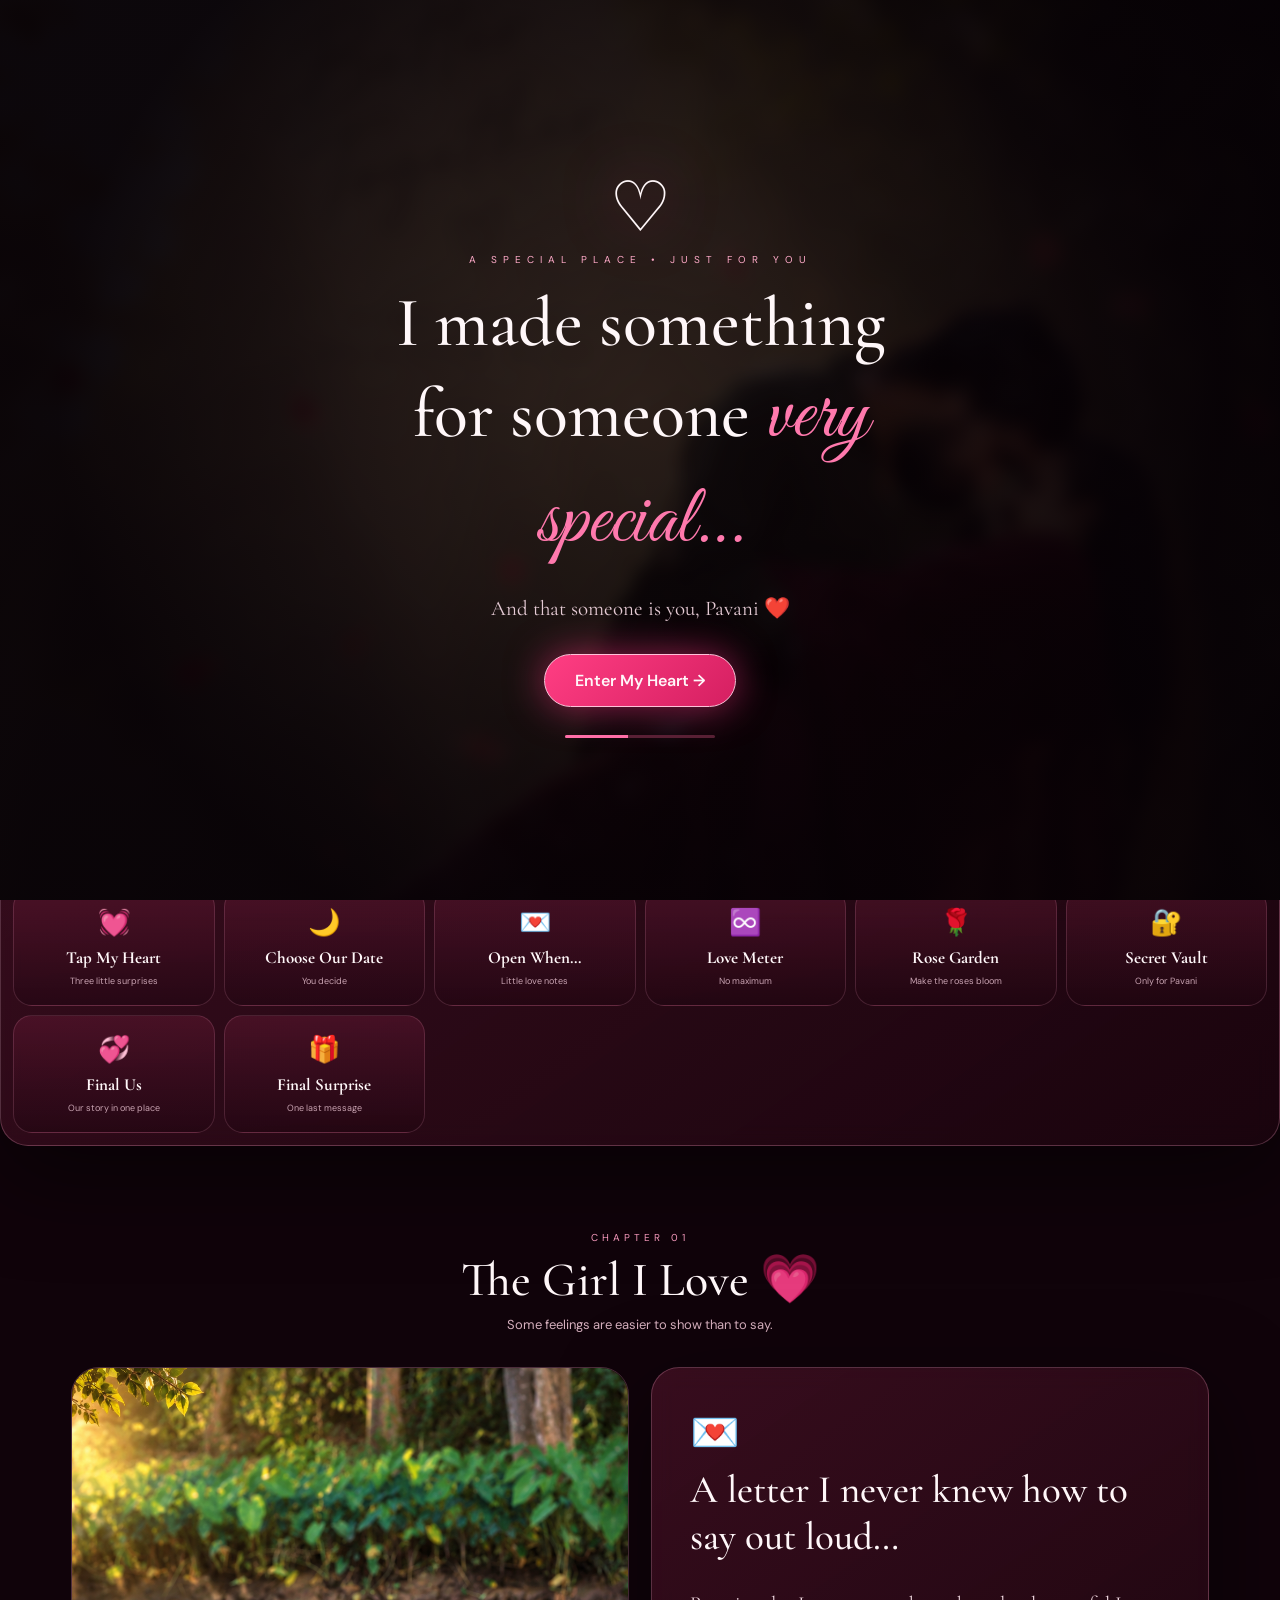
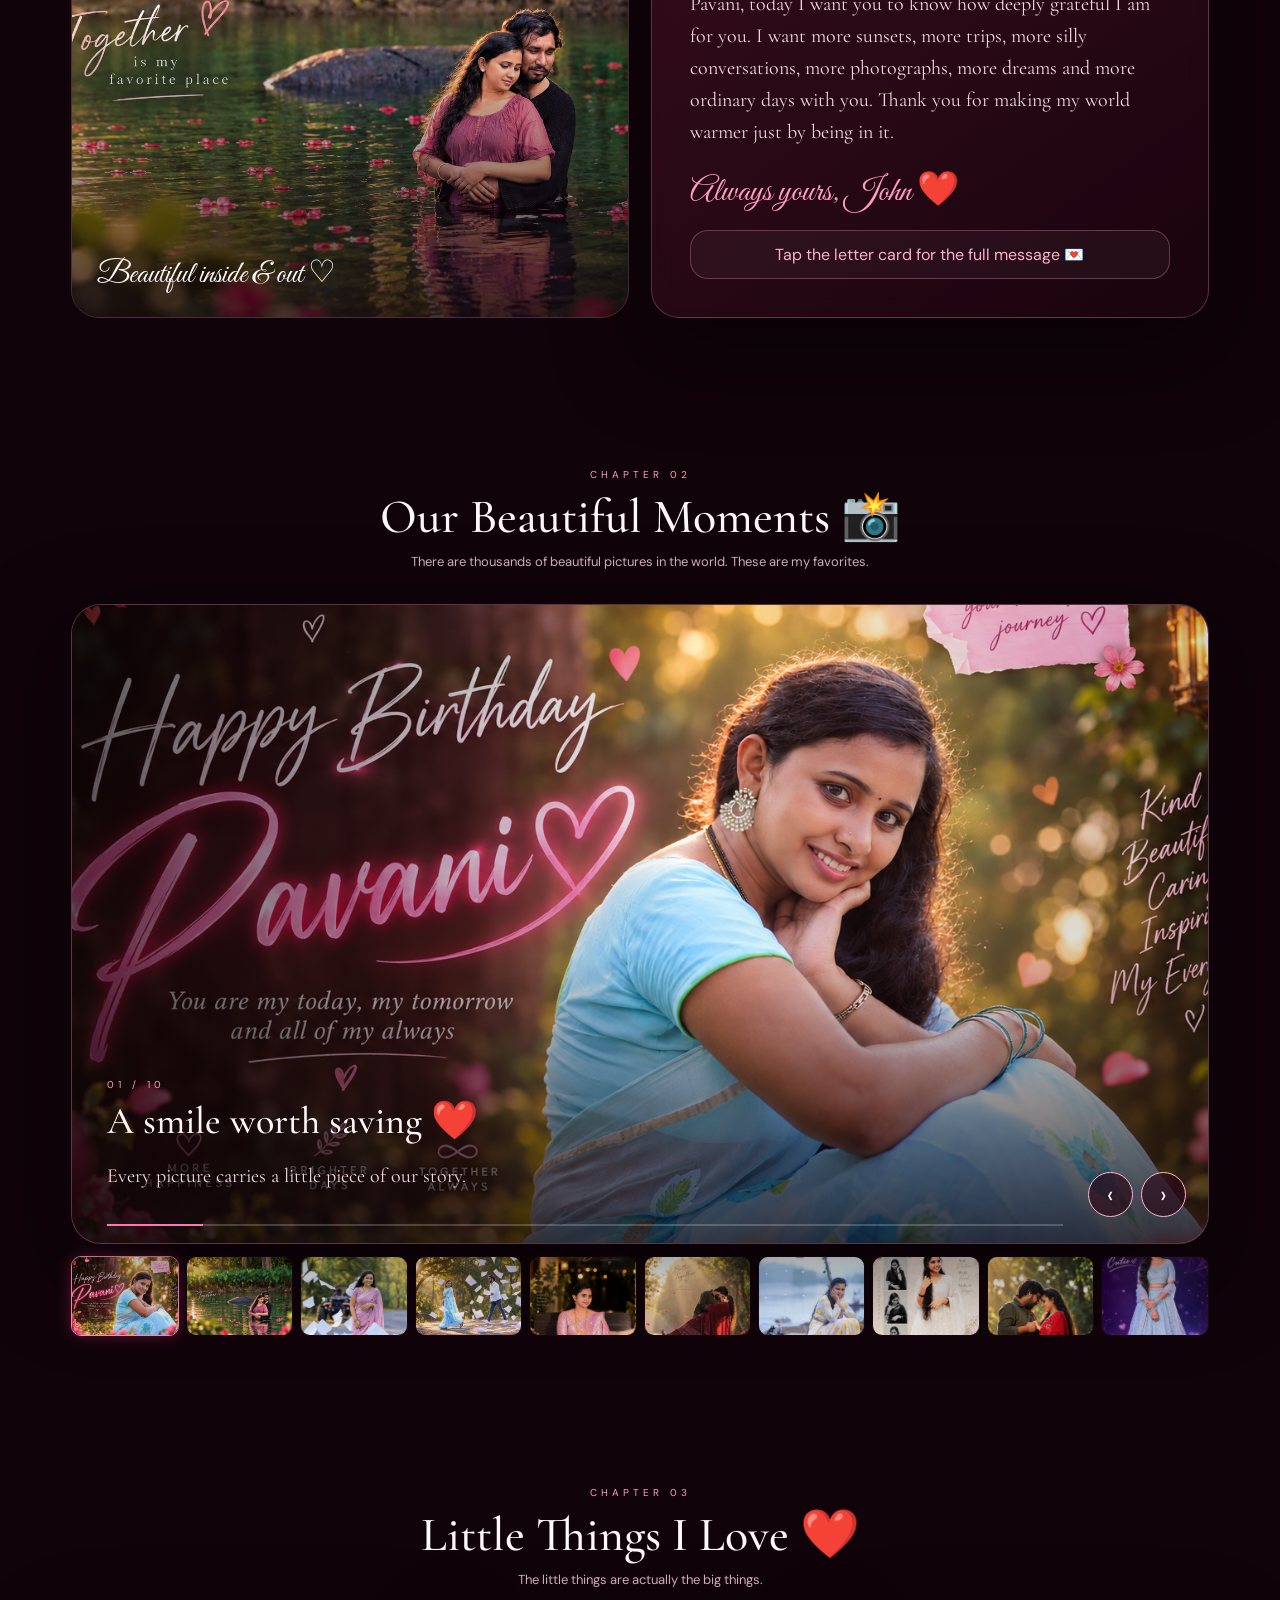
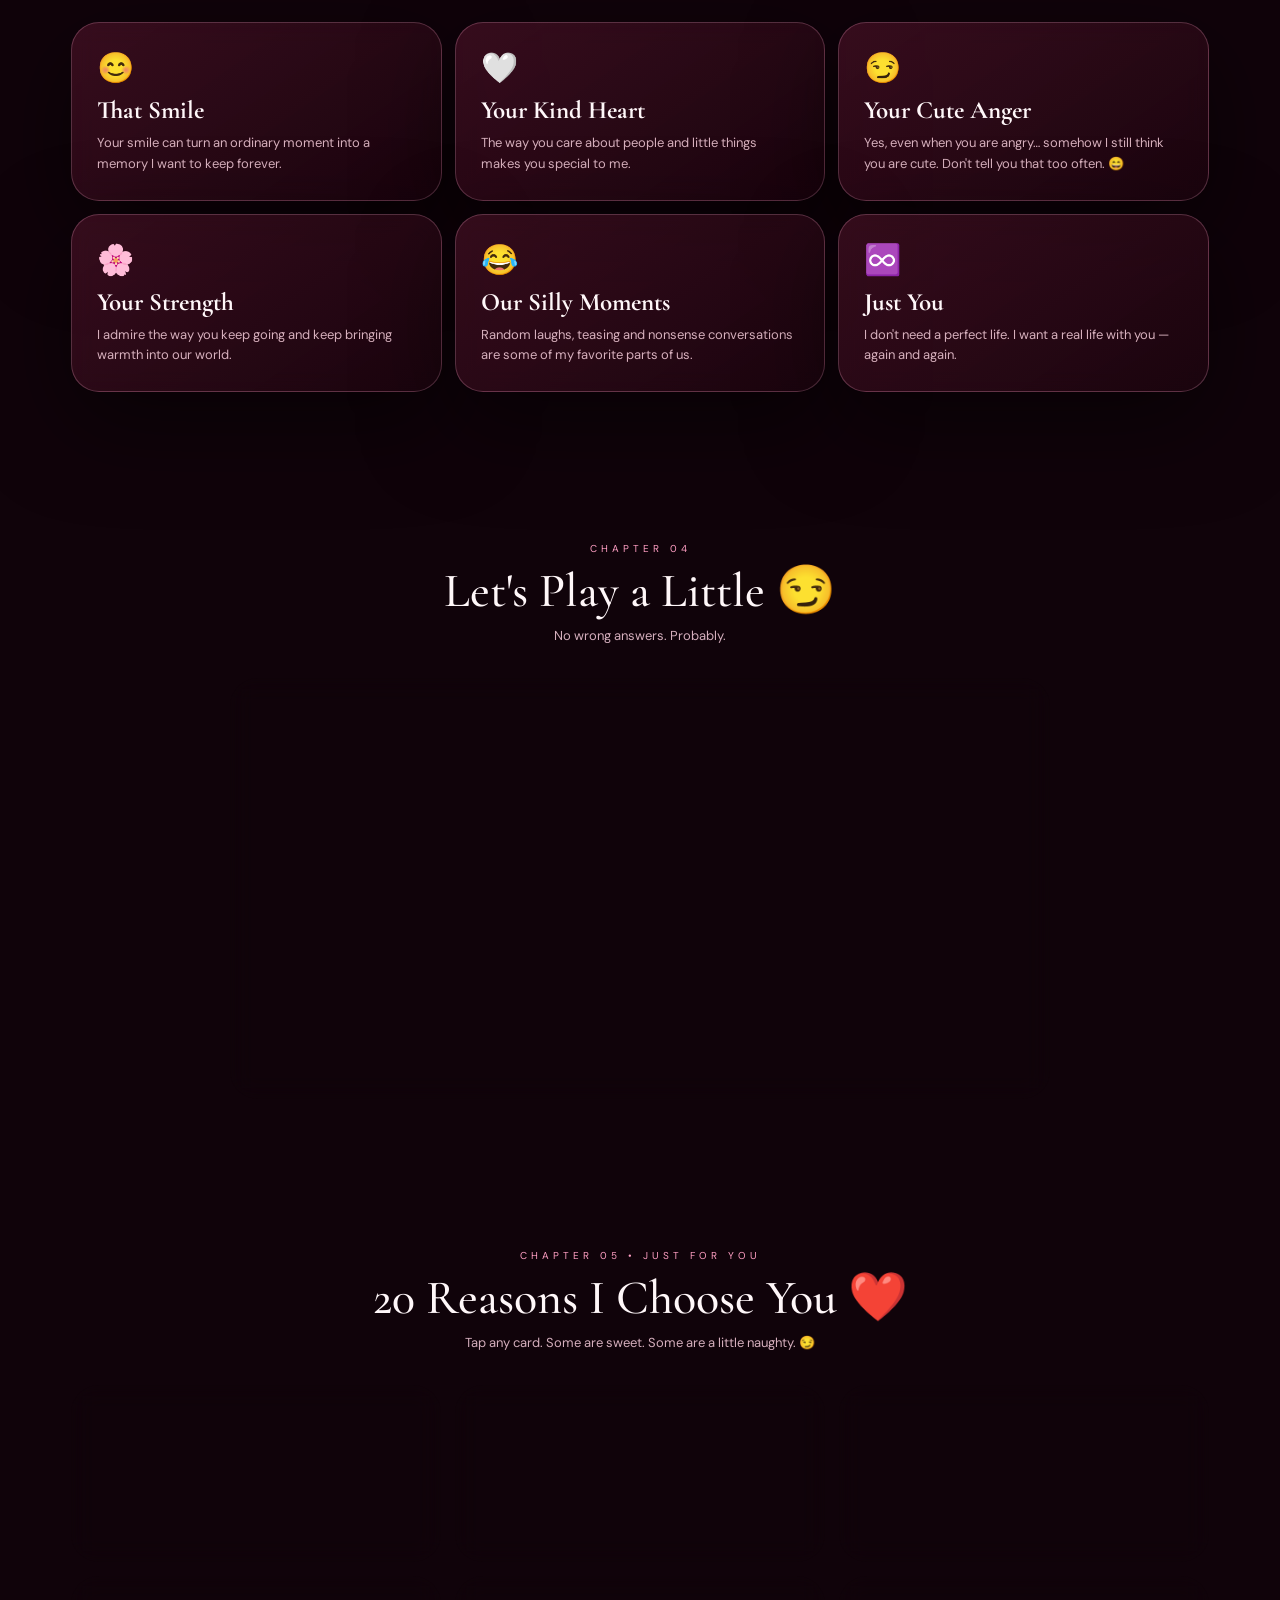
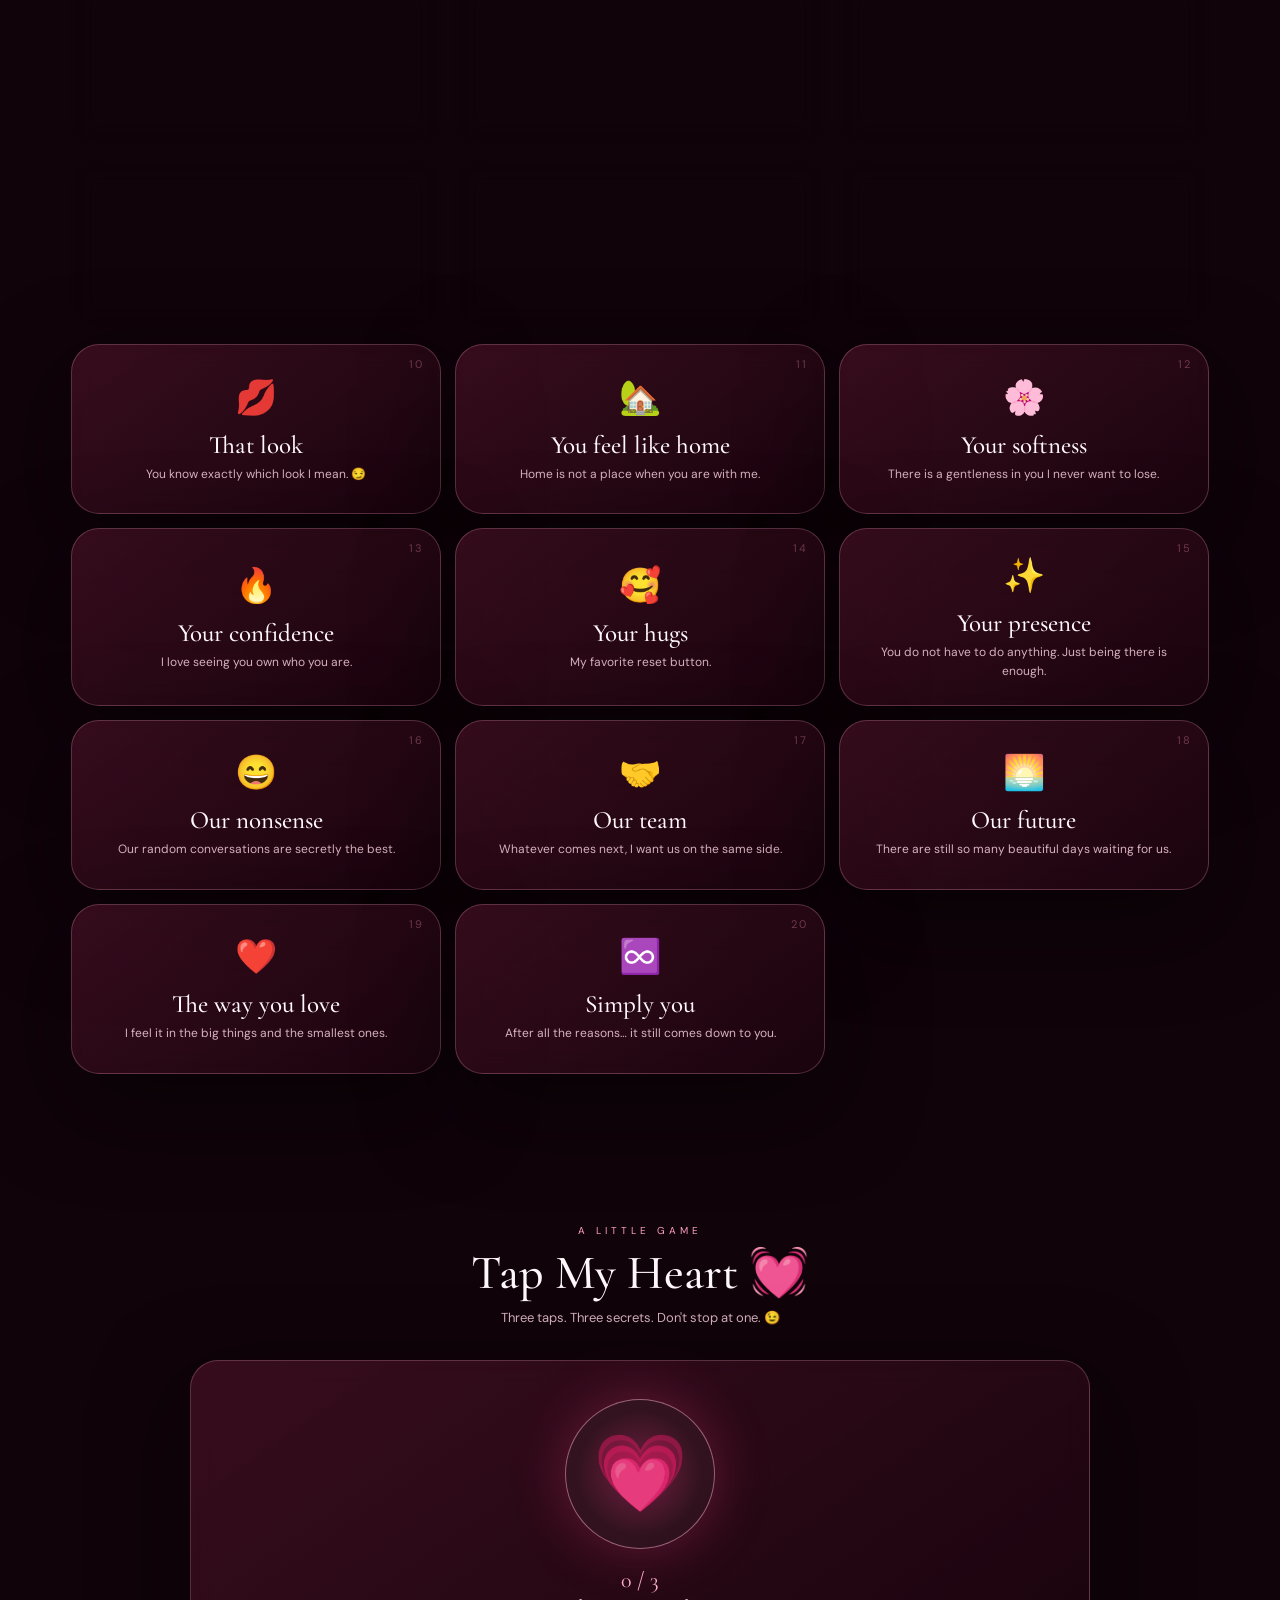
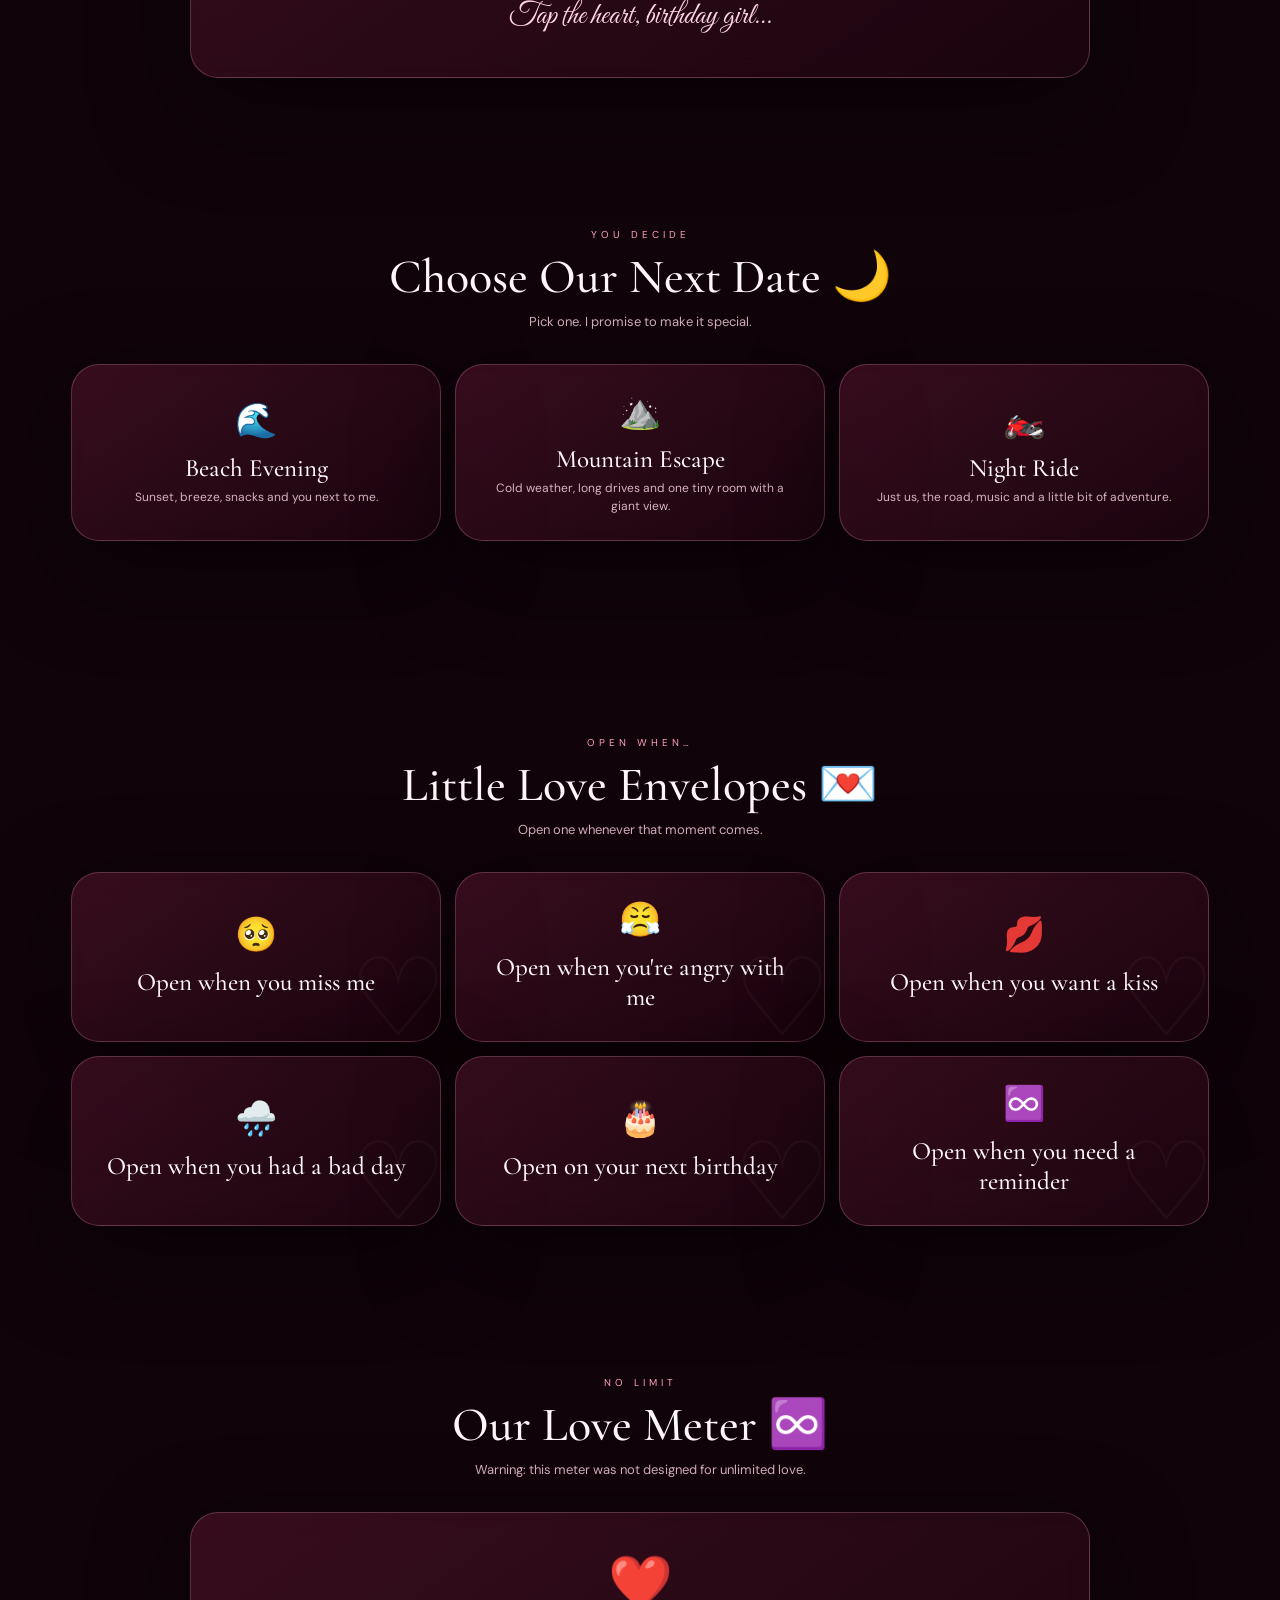
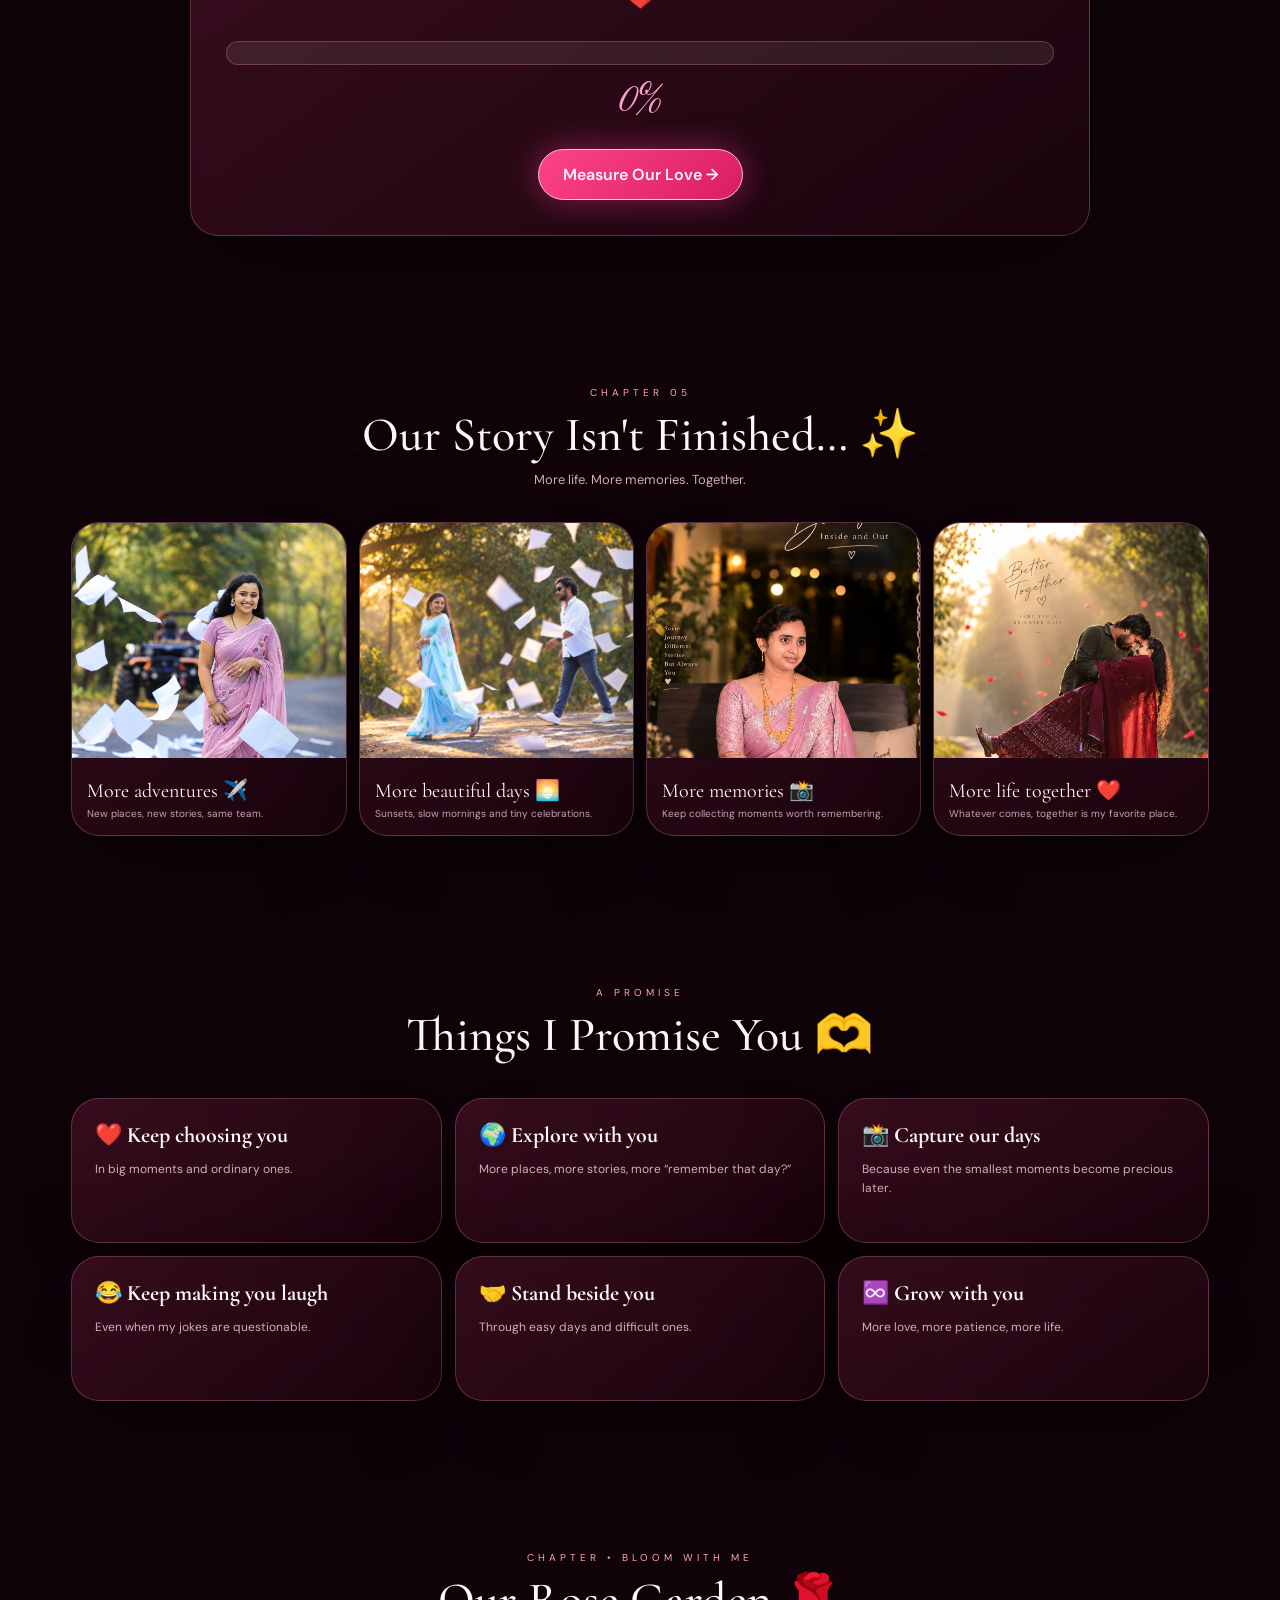
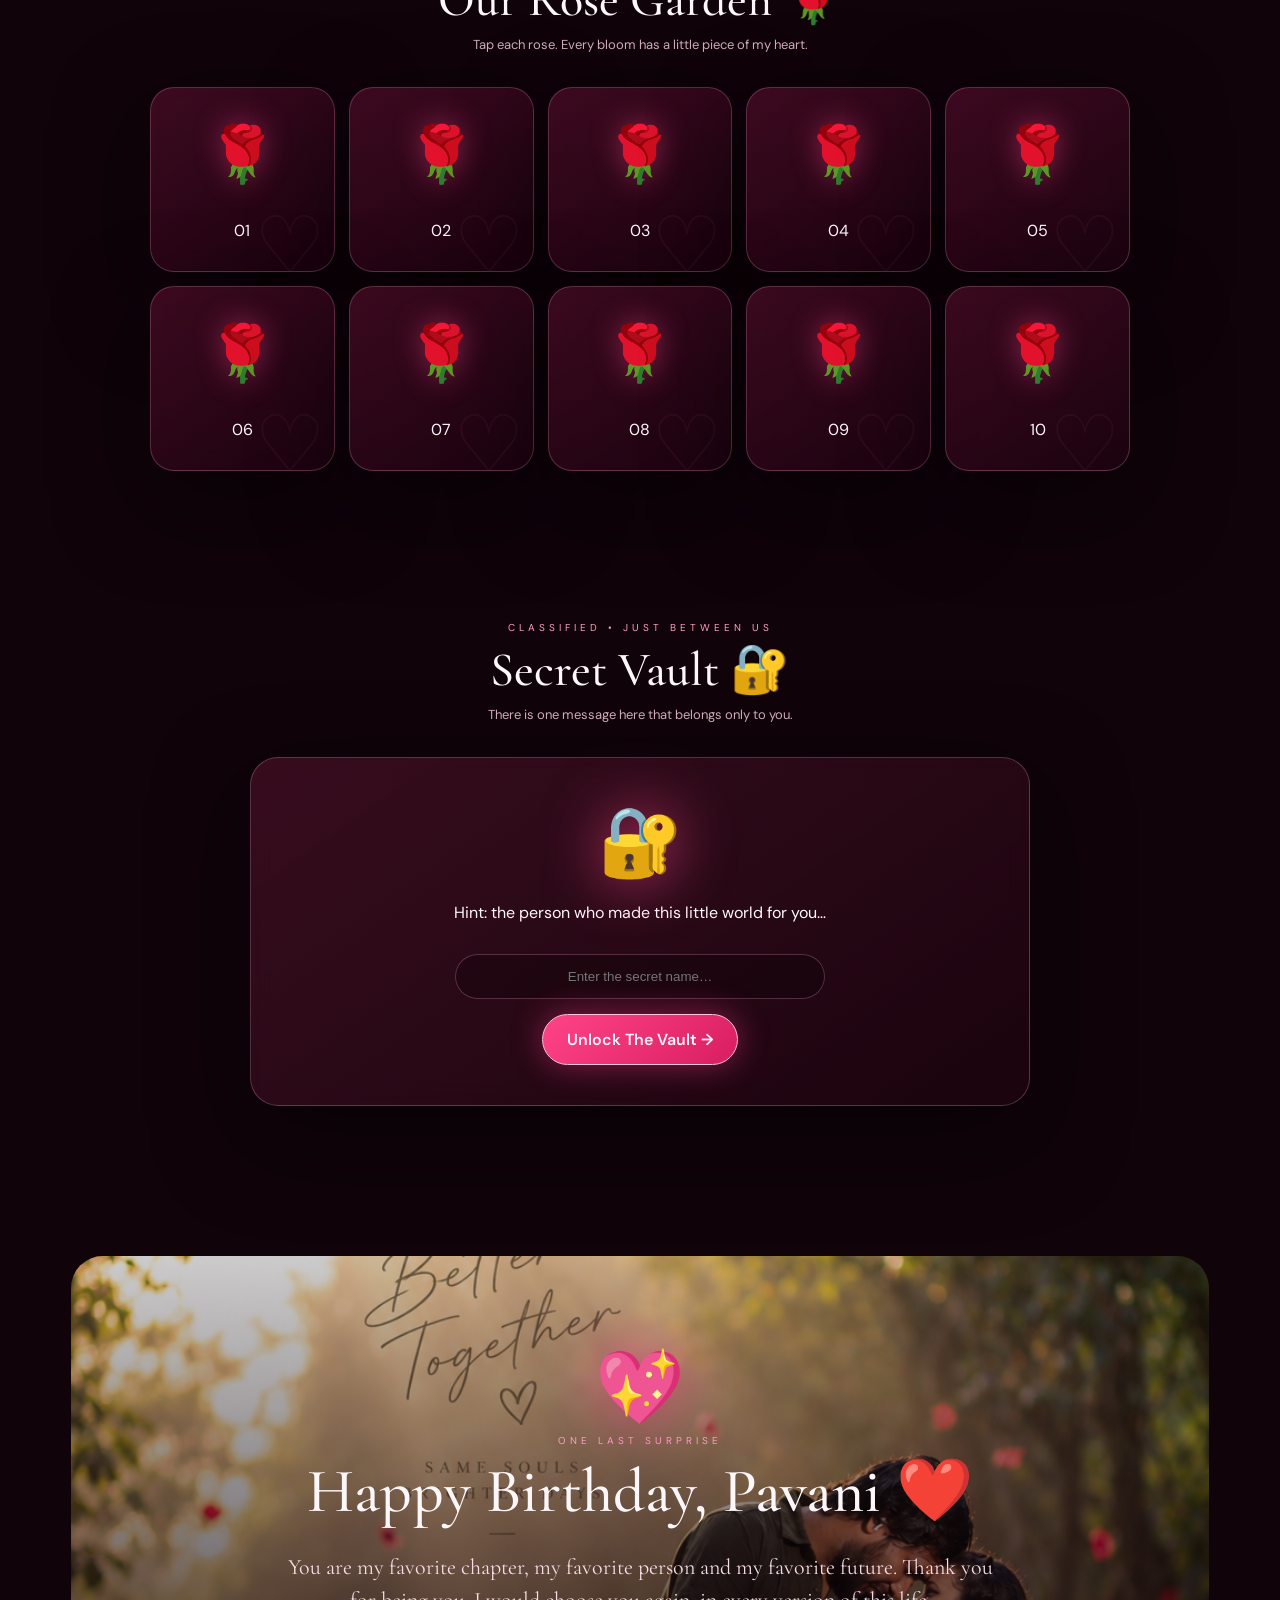
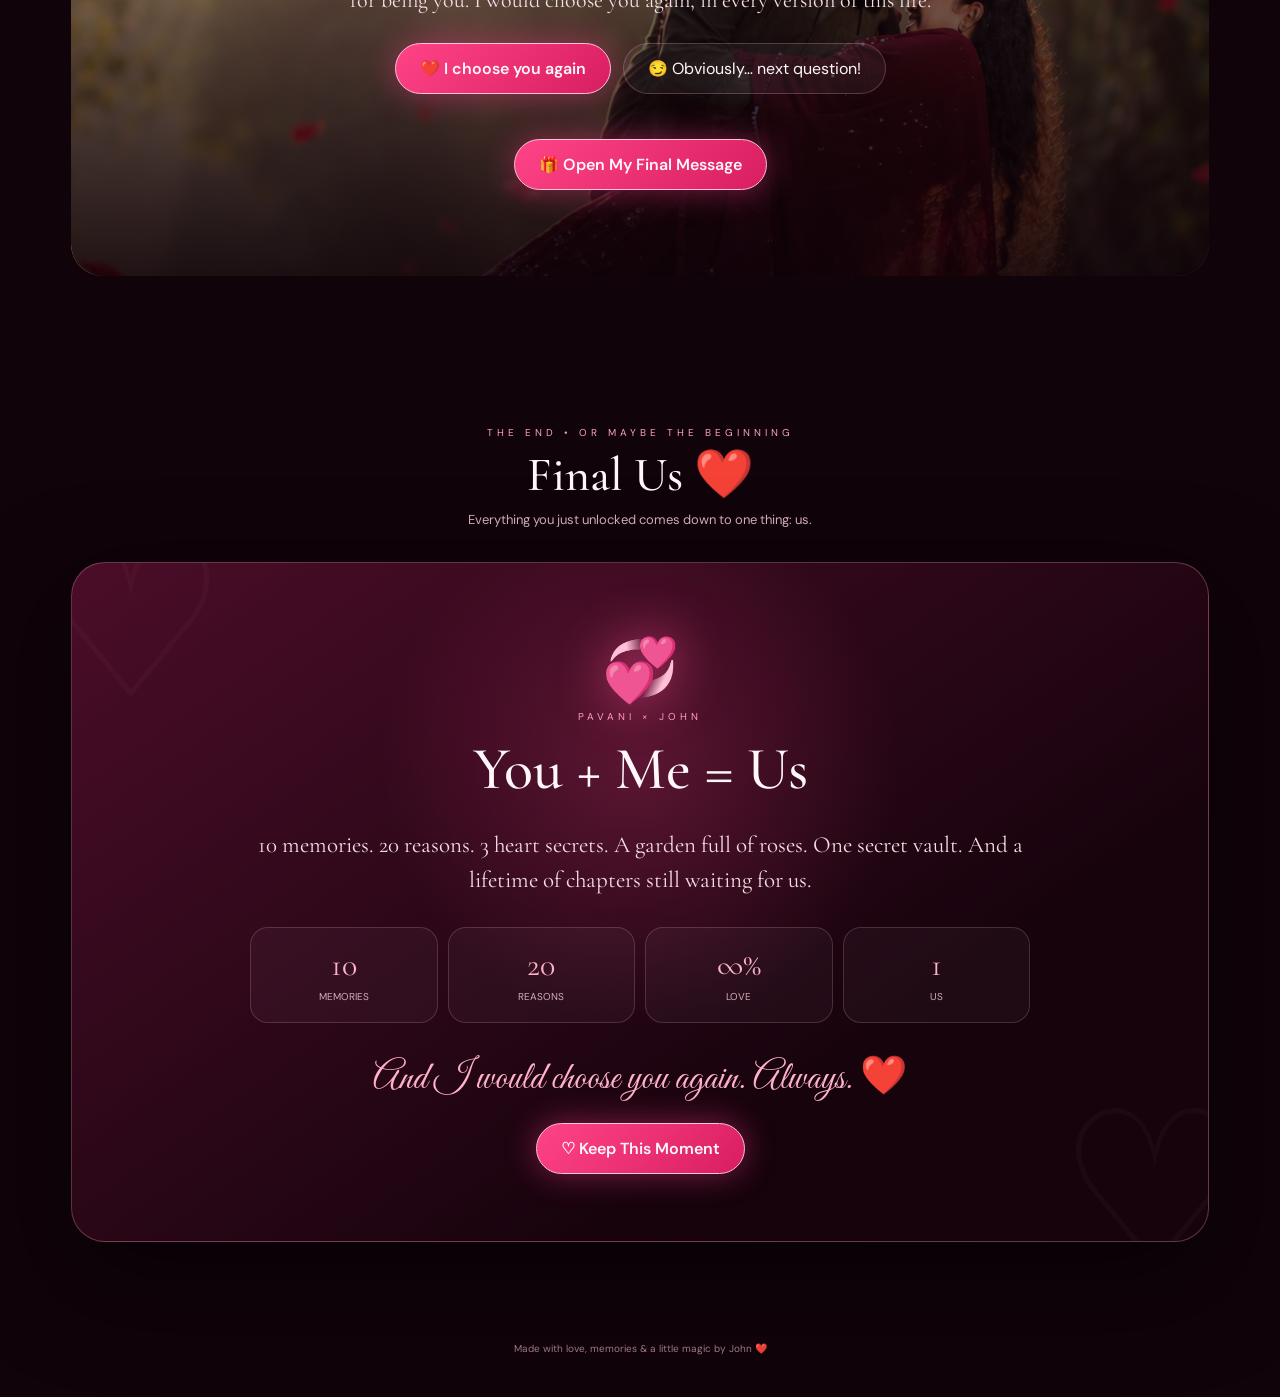
<file: index.html>
<!doctype html>
<html lang="en">
<head>
<meta charset="utf-8">
<meta name="viewport" content="width=device-width,initial-scale=1,viewport-fit=cover">
<meta name="theme-color" content="#18040d">
<title>Happy Birthday Pavani ❤️</title>
<style>
@import url('https://fonts.googleapis.com/css2?family=Cormorant+Garamond:wght@400;500;600;700&family=DM+Sans:wght@400;500;600&family=Great+Vibes&display=swap');
:root{--bg:#10030a;--wine:#240711;--wine2:#4d1028;--rose:#ff4d91;--pink:#ff91ba;--cream:#fff7f9;--muted:#d9b6c4;--gold:#f7ddc8;--line:rgba(255,170,205,.25);--glass:rgba(40,7,22,.62);--shadow:0 30px 90px rgba(0,0,0,.5)}
*{box-sizing:border-box}html{scroll-behavior:smooth}body{margin:0;background:var(--bg);color:var(--cream);font-family:'DM Sans',sans-serif;overflow-x:hidden}button{font:inherit;color:inherit;cursor:pointer}body:before{content:"";position:fixed;inset:0;z-index:-5;background:radial-gradient(circle at 70% 10%,rgba(255,73,145,.3),transparent 24%),radial-gradient(circle at 15% 70%,rgba(132,18,61,.35),transparent 35%),linear-gradient(135deg,#10030a,#4a0c24 50%,#13040b)}
body:after{content:"";position:fixed;inset:0;z-index:-4;pointer-events:none;background:radial-gradient(circle at 20% 20%,rgba(255,255,255,.09),transparent 2%),radial-gradient(circle at 80% 40%,rgba(255,180,210,.08),transparent 2%);background-size:190px 190px,270px 270px}
.top{position:fixed;top:14px;left:0;right:0;z-index:100;display:flex;justify-content:space-between;align-items:center;padding:0 2.8vw;gap:10px}.pill{border:1px solid rgba(255,133,181,.42);background:rgba(25,4,13,.72);backdrop-filter:blur(18px);border-radius:999px;box-shadow:0 12px 40px rgba(0,0,0,.28)}.song{display:flex;align-items:center;gap:10px;padding:8px 14px;text-align:left}.play{width:38px;height:38px;border-radius:50%;display:grid;place-items:center;background:linear-gradient(135deg,#ff4d91,#ff9cc4);box-shadow:0 0 25px rgba(255,69,142,.55);font-size:12px}.song b,.made b{font-size:12px}.song small,.made small{display:block;color:#d3aebb;font-size:10px;margin-top:2px}.top-right{display:flex;align-items:center;gap:8px}.language{position:relative}.language-current{border:0;background:transparent;color:#f7dce7;padding:9px 14px;border-radius:999px;font-size:12px;min-width:92px}.language-current:hover{background:rgba(255,110,160,.1)}.language-menu{position:absolute;right:0;top:calc(100% + 8px);min-width:125px;padding:5px;border:1px solid rgba(255,133,181,.42);background:rgba(25,4,13,.96);backdrop-filter:blur(18px);border-radius:15px;box-shadow:0 15px 45px rgba(0,0,0,.4);display:none}.language.open .language-menu{display:block;animation:fadeUp .2s ease}.language-option{display:block;width:100%;border:0;background:transparent;color:#e9c7d4;text-align:left;padding:10px 12px;border-radius:10px;font-size:12px}.language-option:hover{background:rgba(255,110,160,.12);color:#fff}.made{padding:8px 13px;display:flex;align-items:center;gap:7px}
.intro{position:fixed;inset:0;z-index:200;display:grid;place-items:center;background:#090107;overflow:hidden;transition:opacity 1s,visibility 1s}.intro.hide{opacity:0;visibility:hidden;pointer-events:none}.intro-bg{position:absolute;inset:-5%;background:url('photo6.png') center/cover;filter:blur(8px) brightness(.38);transform:scale(1.08);opacity:.55}.intro:after{content:"";position:absolute;inset:0;background:radial-gradient(circle at 50% 45%,transparent,rgba(6,1,5,.88) 72%)}.intro-card{position:relative;z-index:2;text-align:center;width:min(620px,90%);padding:35px}.intro-heart{font-size:70px;filter:drop-shadow(0 0 30px rgba(255,61,136,.8));animation:pulse 1.7s infinite}.intro-kicker{letter-spacing:6px;text-transform:uppercase;color:#ffabc9;font-size:10px}.intro h1{font-family:'Cormorant Garamond';font-weight:500;font-size:clamp(38px,7vw,70px);margin:14px 0 4px}.intro h1 span{font-family:'Great Vibes';color:#ff79ad;font-size:1.2em}.intro p{font-family:'Cormorant Garamond';font-size:21px;color:#e5cbd5}.enter{border:1px solid #ffc1d9;background:linear-gradient(135deg,#ff3e83,#d51f61);border-radius:999px;padding:15px 30px;box-shadow:0 0 38px rgba(255,53,132,.55);font-weight:600;margin-top:12px}.loading{height:3px;width:150px;background:#542033;margin:28px auto 0;border-radius:10px;overflow:hidden}.loading i{display:block;width:42%;height:100%;background:#ff71a9;animation:load 1.8s ease-in-out infinite}
.hero{min-height:790px;position:relative;display:grid;grid-template-columns:1fr 1fr;align-items:center;max-width:1500px;margin:auto;padding:120px 6vw 70px;overflow:hidden}.hero-bg{position:absolute;inset:0;z-index:-1}.hero-bg img{position:absolute;right:-2%;top:0;width:64%;height:100%;object-fit:cover;object-position:center 20%;opacity:.75}.hero-bg:after{content:"";position:absolute;inset:0;background:linear-gradient(90deg,#13030b 7%,rgba(19,3,11,.94) 31%,rgba(19,3,11,.38) 64%,rgba(19,3,11,.55)),linear-gradient(0deg,#10030a 0%,transparent 45%)}.hero-copy{position:relative;z-index:2}.kicker{letter-spacing:5px;text-transform:uppercase;color:#ffabc9;font-size:10px;margin-bottom:20px}.hero h2{font-family:'Cormorant Garamond';font-size:clamp(58px,8vw,108px);font-weight:500;line-height:.78;margin:0}.hero h2 span{display:block;font-family:'Great Vibes';color:#ff72a9;font-size:1.08em;text-shadow:0 0 25px rgba(255,68,141,.45);margin-top:14px}.quote{font-family:'Cormorant Garamond';font-size:23px;line-height:1.45;max-width:540px;margin:28px 0;color:#f5e0e7}.tags{display:flex;flex-wrap:wrap;gap:19px;border-top:1px solid var(--line);padding-top:15px;max-width:560px;font-family:'Cormorant Garamond';font-size:16px}.tags b{color:#ff73aa}.hero-actions{display:flex;gap:12px;flex-wrap:wrap;margin-top:27px}.cta,.outline{border-radius:999px;padding:14px 24px}.cta{border:1px solid #ffc3da;background:linear-gradient(135deg,#ff4387,#d81e61);box-shadow:0 0 32px rgba(255,60,135,.45);font-weight:600}.outline{border:1px solid var(--line);background:rgba(255,255,255,.05)}.side-note{justify-self:end;align-self:end;margin-bottom:50px;font-family:'Great Vibes';font-size:43px;color:#ffb1ce;line-height:1.05;transform:rotate(-7deg);text-shadow:0 0 20px rgba(255,88,153,.4);max-width:250px}
.chapter{max-width:1240px;margin:auto;padding:75px 4vw}.chapter-head{text-align:center;margin-bottom:34px}.eyebrow{font-size:10px;letter-spacing:4px;text-transform:uppercase;color:#ff9fc3}.chapter h3{font-family:'Cormorant Garamond';font-weight:500;font-size:48px;margin:7px 0}.chapter-head p{color:#d5afbd;font-size:13px;margin:0}.glass{border:1px solid var(--line);background:linear-gradient(145deg,rgba(102,25,53,.46),rgba(29,5,15,.76));backdrop-filter:blur(12px);box-shadow:var(--shadow);border-radius:28px}
.navcards{max-width:1360px;margin:-42px auto 10px;position:relative;z-index:20;padding:12px;display:grid;grid-template-columns:repeat(6,1fr);gap:9px}.navcard{border:1px solid rgba(255,165,198,.17);background:linear-gradient(180deg,rgba(111,29,58,.4),rgba(32,6,17,.52));border-radius:19px;padding:16px 7px;min-height:112px;text-align:center;transition:.25s}.navcard:hover{transform:translateY(-5px);border-color:#ff88b5;box-shadow:0 0 28px rgba(255,66,139,.18)}.navcard i{display:block;font-style:normal;font-size:26px;margin-bottom:8px}.navcard strong{font-family:'Cormorant Garamond';font-size:17px;display:block}.navcard small{font-size:9px;color:#c9a3b2}
.story{display:grid;grid-template-columns:1fr 1fr;gap:22px}.story-img{min-height:500px;position:relative;overflow:hidden;border-radius:28px;border:1px solid var(--line)}.story-img img{width:100%;height:100%;object-fit:cover}.story-img:after{content:"";position:absolute;inset:0;background:linear-gradient(0deg,rgba(15,2,9,.78),transparent 55%)}.story-caption{position:absolute;left:25px;bottom:23px;z-index:2;font-family:'Great Vibes';font-size:31px}.letter{padding:38px;display:flex;flex-direction:column;justify-content:center}.letter .seal{font-size:40px}.letter h4{font-family:'Cormorant Garamond';font-size:39px;font-weight:500;margin:8px 0}.letter p{font-family:'Cormorant Garamond';font-size:20px;line-height:1.6;color:#f0d8e0}.signature{font-family:'Great Vibes';font-size:34px;color:#ff9dc4}.envelope{margin-top:16px;border:1px solid rgba(255,157,195,.3);background:rgba(255,255,255,.04);border-radius:18px;padding:13px;text-align:center;color:#ffb1cc}
.cinema{position:relative;min-height:640px;border-radius:30px;overflow:hidden;border:1px solid rgba(255,167,202,.3);background:#12040b;box-shadow:var(--shadow)}.cinema .slide{position:absolute;inset:0;opacity:0;transition:opacity 1.2s}.cinema .slide.active{opacity:1}.slide img{width:100%;height:100%;object-fit:cover;transform:scale(1.04);transition:transform 7s}.slide.active img{transform:scale(1.12)}.slide:after{content:"";position:absolute;inset:0;background:linear-gradient(90deg,rgba(10,1,6,.66),transparent 55%,rgba(10,1,6,.18)),linear-gradient(0deg,rgba(8,1,5,.75),transparent 45%)}.slide-copy{position:absolute;left:35px;bottom:35px;z-index:3;max-width:560px}.slide-copy .num{font-size:10px;letter-spacing:4px;color:#ff9fc3}.slide-copy h4{font-family:'Cormorant Garamond';font-size:38px;font-weight:500;margin:7px 0}.slide-copy p{font-family:'Cormorant Garamond';font-size:20px;color:#efd8e1}.cinema-nav{position:absolute;right:22px;bottom:26px;z-index:4;display:flex;gap:8px}.arrow{width:45px;height:45px;border-radius:50%;border:1px solid #ffb3ce;background:rgba(42,7,23,.65);font-size:24px}.progress{position:absolute;left:35px;right:145px;bottom:17px;height:2px;background:rgba(255,255,255,.2);z-index:4}.progress i{display:block;height:100%;width:10%;background:#ff78ad;transition:width .4s}.thumbs{display:grid;grid-template-columns:repeat(10,1fr);gap:7px;margin-top:12px}.thumbs button{padding:0;border:1px solid transparent;border-radius:10px;overflow:hidden;background:#1d0711;height:80px}.thumbs button.on{border-color:#ff8bb7;box-shadow:0 0 15px rgba(255,72,143,.3)}.thumbs img{width:100%;height:100%;object-fit:cover}
.tiles{display:grid;grid-template-columns:repeat(3,1fr);gap:13px}.tile{padding:25px;min-height:175px;transition:.25s}.tile:hover{transform:translateY(-5px);border-color:#ff8bb7}.tile .icon{font-size:30px}.tile h4{font-family:'Cormorant Garamond';font-size:25px;margin:8px 0}.tile p{color:#d7b0bd;font-size:13px;line-height:1.6;margin:0}
.future{display:grid;grid-template-columns:repeat(4,1fr);gap:12px}.future-card{overflow:hidden}.future-card img{width:100%;height:235px;object-fit:cover}.future-card div{padding:15px;font-family:'Cormorant Garamond';font-size:20px}.future-card small{display:block;font-family:'DM Sans';font-size:10px;color:#c9a2b0;margin-top:4px}
.quiz{max-width:820px;margin:auto;padding:36px;text-align:center}.quiz h4{font-family:'Cormorant Garamond';font-size:32px;font-weight:500}.answers{display:grid;gap:9px}.answers button{border:1px solid rgba(255,153,192,.25);background:rgba(255,255,255,.04);padding:13px;border-radius:14px;text-align:left}.answers button:hover{background:rgba(255,60,135,.13);border-color:#ff81b1}.result{display:none;margin-top:18px;color:#ffadc9;font-family:'Cormorant Garamond';font-size:22px}
.promise{display:grid;grid-template-columns:repeat(3,1fr);gap:13px}.promise-card{padding:23px;min-height:145px}.promise-card b{font-family:'Cormorant Garamond';font-size:22px}.promise-card p{font-size:12px;line-height:1.6;color:#d3adba}
.secret{max-width:720px;margin:auto;padding:42px;text-align:center}.lock{font-size:65px;filter:drop-shadow(0 0 25px rgba(255,61,138,.65));animation:pulse 1.7s infinite}.secret input{width:min(360px,100%);padding:13px 16px;border-radius:999px;border:1px solid var(--line);background:rgba(0,0,0,.25);color:white;text-align:center;outline:none;margin:13px 0}.secret-msg{display:none;margin-top:20px;font-family:'Great Vibes';font-size:34px;color:#ff9fc5}
.final{min-height:620px;position:relative;overflow:hidden;display:grid;place-items:center;text-align:center;background:url('photo6.png') center/cover;border-radius:32px}.final:after{content:"";position:absolute;inset:0;background:linear-gradient(180deg,rgba(8,1,5,.2),rgba(12,1,7,.9))}.final-content{position:relative;z-index:2;padding:30px;max-width:780px}.final-heart{font-size:72px;animation:pulse 1.6s infinite;filter:drop-shadow(0 0 30px rgba(255,61,139,.7))}.final h3{font-size:62px}.final p{font-family:'Cormorant Garamond';font-size:22px;line-height:1.5;color:#f5dee6}.footer{text-align:center;color:#a77b8c;font-size:10px;padding:25px 0 42px}
.modal{position:fixed;inset:0;z-index:180;background:rgba(5,1,4,.86);backdrop-filter:blur(12px);display:none;place-items:center;padding:16px}.modal.show{display:grid}.modal-box{width:min(760px,100%);max-height:90vh;overflow:auto;padding:36px;border:1px solid rgba(255,159,198,.42);border-radius:28px;background:linear-gradient(145deg,#5a1731,#1f0610);box-shadow:0 40px 120px rgba(0,0,0,.75);position:relative}.close{position:absolute;right:15px;top:9px;border:0;background:transparent;font-size:30px}.modal-box h3{font-family:'Cormorant Garamond';font-size:43px;font-weight:500;margin:8px 0}.modal-box p{font-family:'Cormorant Garamond';font-size:20px;line-height:1.6;color:#f1d9e1}.modal-photo{width:100%;max-height:66vh;object-fit:contain;border-radius:18px;border:1px solid var(--line)}
.petal{position:fixed;bottom:-35px;z-index:5;pointer-events:none;color:#ff6fa8;opacity:0;animation:float linear infinite;text-shadow:0 0 12px rgba(255,70,140,.45)}.spark{position:fixed;width:4px;height:4px;border-radius:50%;background:#ffd5e3;z-index:2;pointer-events:none;opacity:.5;animation:spark 4s ease-in-out infinite}
@keyframes pulse{50%{transform:scale(1.08)}}@keyframes load{50%{transform:translateX(220%)}}@keyframes float{0%{transform:translateY(0) rotate(0);opacity:0}12%{opacity:.85}100%{transform:translateY(-115vh) translateX(80px) rotate(360deg);opacity:0}}@keyframes spark{50%{opacity:1;transform:scale(1.8)}}
@media(max-width:1000px){.hero{grid-template-columns:1fr;min-height:720px}.hero-bg img{width:100%;opacity:.5}.hero-bg:after{background:linear-gradient(90deg,rgba(16,3,10,.9),rgba(16,3,10,.45)),linear-gradient(0deg,#10030a,transparent 60%)}.hero-copy{text-align:center}.quote,.tags{margin-left:auto;margin-right:auto}.tags{justify-content:center}.hero-actions{justify-content:center}.side-note{display:none}.navcards{grid-template-columns:repeat(3,1fr)}.story{grid-template-columns:1fr}.future{grid-template-columns:repeat(2,1fr)}.thumbs{grid-template-columns:repeat(5,1fr)}}
@media(max-width:650px){.top{top:8px;padding:0 7px}.song{padding:7px}.song b,.song small,.made b,.made small{display:none}.langs{margin:auto}.lang{padding:8px 9px}.made{padding:8px}.hero{padding:105px 20px 55px;min-height:700px}.hero h2{font-size:60px}.quote{font-size:19px}.chapter{padding:55px 16px}.chapter h3{font-size:39px}.navcards{grid-template-columns:repeat(2,1fr);margin-top:-24px}.navcard{min-height:100px}.cinema{min-height:570px}.slide-copy{left:20px;right:20px;bottom:42px}.slide-copy h4{font-size:31px}.slide-copy p{font-size:18px}.progress{left:20px;right:20px;bottom:13px}.cinema-nav{right:18px;bottom:22px}.thumbs{gap:5px}.thumbs button{height:62px}.tiles,.promise{grid-template-columns:1fr}.future{grid-template-columns:1fr}.story-img{min-height:410px}.letter{padding:27px}.final{min-height:580px}.final h3{font-size:45px}.final p{font-size:19px}.modal-box{padding:29px 22px}.intro-card{padding:20px}.intro h1{font-size:45px}}

/* Interactive love experience */
.interactive-grid{display:grid;grid-template-columns:repeat(3,1fr);gap:14px}
.love-card,.date-card,.when-card{padding:24px;min-height:170px;position:relative;overflow:hidden;transition:.28s;cursor:pointer}
.love-card:hover,.date-card:hover,.when-card:hover{transform:translateY(-6px) scale(1.01);border-color:#ff8bb7;box-shadow:0 18px 45px rgba(255,55,130,.18)}
.love-card .big,.date-card .big,.when-card .big{font-size:34px}
.love-card h4,.date-card h4,.when-card h4{font-family:'Cormorant Garamond';font-size:25px;font-weight:500;margin:10px 0 5px}
.love-card p,.date-card p,.when-card p{color:#d8b2c0;font-size:12px;line-height:1.55;margin:0}
.reason-number{position:absolute;right:16px;top:12px;color:rgba(255,150,190,.35);font-size:11px;letter-spacing:2px}
.heart-stage{max-width:900px;margin:auto;padding:38px;text-align:center}
.tap-heart{width:150px;height:150px;border-radius:50%;border:1px solid rgba(255,176,207,.5);background:radial-gradient(circle,rgba(255,78,145,.34),rgba(255,255,255,.04) 60%);font-size:76px;box-shadow:0 0 55px rgba(255,56,135,.28);transition:.2s}
.tap-heart:active{transform:scale(.9)}
.heart-count{font-family:'Cormorant Garamond';font-size:22px;color:#ffb1cc;margin:18px 0 4px}
.heart-message{min-height:42px;font-family:'Great Vibes';font-size:30px;color:#ffd3e2}
.meter{max-width:900px;margin:auto;padding:35px;text-align:center}
.meter-track{height:24px;border-radius:999px;background:rgba(255,255,255,.08);border:1px solid rgba(255,159,198,.25);overflow:hidden;margin:25px 0 10px}
.meter-fill{height:100%;width:0;background:linear-gradient(90deg,#ff3d83,#ffb2ce,#fff);box-shadow:0 0 30px rgba(255,70,140,.6);transition:width 2.5s cubic-bezier(.2,.8,.2,1)}
.meter-value{font-family:'Great Vibes';font-size:42px;color:#ff9fc5}
.date-card.selected{border-color:#ffd0df;background:linear-gradient(145deg,rgba(255,70,140,.24),rgba(70,10,30,.8));box-shadow:0 0 35px rgba(255,67,140,.22)}
.when-card{min-height:150px}
.when-card:after{content:'♡';position:absolute;right:-8px;bottom:-22px;font-size:110px;color:rgba(255,255,255,.035);font-family:serif}
.when-reveal{display:none;margin-top:16px;padding:15px;border-radius:16px;background:rgba(255,255,255,.05);color:#f1d9e2;font-family:'Cormorant Garamond';font-size:19px;line-height:1.5}
.when-card.open .when-reveal{display:block;animation:fadeUp .4s ease}
.final-choice{margin:26px auto 0;display:flex;justify-content:center;gap:12px;flex-wrap:wrap}
.final-choice button{min-width:180px}
.choice-note{min-height:30px;margin-top:15px;color:#ffb0ca;font-family:'Great Vibes';font-size:29px}
@keyframes fadeUp{from{opacity:0;transform:translateY(10px)}to{opacity:1;transform:translateY(0)}}
@media(max-width:900px){.interactive-grid{grid-template-columns:repeat(2,1fr)}}
@media(max-width:650px){.interactive-grid{grid-template-columns:1fr}.heart-stage,.meter{padding:27px 18px}.tap-heart{width:125px;height:125px;font-size:62px}.final-choice button{width:100%}}

.slide.portrait{background:radial-gradient(circle at 50% 45%,#4b2455 0%,#170713 72%)}.slide.portrait img{object-fit:contain;transform:scale(1.01);padding:8px}.slide.portrait.active img{transform:scale(1.03)}.slide.portrait:after{background:linear-gradient(0deg,rgba(8,1,5,.78),transparent 42%)}.slide.square{background:radial-gradient(circle at 50% 45%,#452044 0%,#170713 72%)}.slide.square img{object-fit:contain;padding:8px}.slide.square.active img{transform:scale(1.03)}

/* Rose Garden + Secret Vault + Final Us */
.rose-garden{display:grid;grid-template-columns:repeat(5,1fr);gap:14px;max-width:980px;margin:auto}
.rose-bloom{min-height:185px;border:1px solid rgba(255,160,196,.25);border-radius:24px;background:linear-gradient(145deg,rgba(92,15,48,.6),rgba(28,3,16,.82));display:grid;place-items:center;text-align:center;transition:.3s;position:relative;overflow:hidden;padding:15px}
.rose-bloom:hover{transform:translateY(-7px);border-color:#ff9fc4;box-shadow:0 18px 45px rgba(255,54,132,.18)}
.rose-icon{font-size:55px;filter:drop-shadow(0 0 15px rgba(255,70,140,.45));transition:.45s}
.rose-bloom.open .rose-icon{transform:scale(1.18) rotate(-8deg)}
.rose-bloom .rose-text{display:none;font-family:'Cormorant Garamond';font-size:18px;line-height:1.35;color:#f5dce6}
.rose-bloom.open .rose-text{display:block;animation:fadeUp .45s ease}.rose-bloom.open .rose-label{display:none}
.rose-bloom:after{content:'♡';position:absolute;right:8px;bottom:-25px;font:80px 'Cormorant Garamond';color:rgba(255,166,196,.05)}
.vault{max-width:780px;margin:auto;padding:40px;text-align:center;position:relative}
.vault-orb{font-size:68px;animation:pulse 1.7s infinite;filter:drop-shadow(0 0 30px rgba(255,70,140,.7))}
.vault input{width:min(370px,100%);padding:14px 18px;border-radius:999px;border:1px solid var(--line);background:rgba(0,0,0,.25);color:#fff;text-align:center;outline:none;margin:15px 0}
.vault-message{display:none;margin-top:24px;padding:25px;border-radius:22px;border:1px solid rgba(255,160,196,.28);background:rgba(255,255,255,.035)}
.vault-message.show{display:block;animation:fadeUp .55s ease}.vault-message .big-secret{font:39px 'Great Vibes';color:#ffb1cc}.vault-message p{font-family:'Cormorant Garamond';font-size:20px;line-height:1.55;color:#f1d9e2}
.us-screen{min-height:680px;border:1px solid rgba(255,160,196,.3);border-radius:34px;background:radial-gradient(circle at 50% 30%,rgba(255,70,140,.22),transparent 35%),linear-gradient(145deg,#4b0d29,#16030c 72%);display:grid;place-items:center;text-align:center;position:relative;overflow:hidden;box-shadow:0 35px 100px rgba(0,0,0,.55)}
.us-screen:before,.us-screen:after{content:'♡';position:absolute;font-size:220px;color:rgba(255,170,200,.035);font-family:'Cormorant Garamond'}.us-screen:before{left:-40px;top:-70px}.us-screen:after{right:-45px;bottom:-90px}
.us-content{position:relative;z-index:2;max-width:850px;padding:35px}
.us-symbol{font-size:62px;filter:drop-shadow(0 0 25px rgba(255,80,145,.65));animation:pulse 1.7s infinite}
.us-stats{display:grid;grid-template-columns:repeat(4,1fr);gap:10px;margin:30px 0}
.us-stat{padding:17px 10px;border:1px solid rgba(255,170,200,.2);border-radius:18px;background:rgba(255,255,255,.035)}.us-stat strong{display:block;font:32px 'Cormorant Garamond';color:#ffb1cc}.us-stat span{font-size:10px;color:#d3adba}
.us-screen h3{font-size:60px;margin:10px 0}.us-screen p{font:23px/1.5 'Cormorant Garamond';color:#f4dce5}.us-sign{font:38px 'Great Vibes';color:#ffb0ca;margin:20px}
@media(max-width:850px){.rose-garden{grid-template-columns:repeat(3,1fr)}.us-stats{grid-template-columns:repeat(2,1fr)}}@media(max-width:560px){.rose-garden{grid-template-columns:repeat(2,1fr)}.vault{padding:28px 18px}.us-screen{min-height:620px}.us-screen h3{font-size:45px}.us-screen p{font-size:20px}.us-stats{grid-template-columns:repeat(2,1fr)}}

</style>
</head>
<body>

<div class="intro" id="intro">
 <div class="intro-bg"></div>
 <div class="intro-card">
  <div class="intro-heart">♡</div>
  <div class="intro-kicker">A special place • just for you</div>
  <h1>I made something for someone <span>very special…</span></h1>
  <p>And that someone is you, Pavani ❤️</p>
  <button class="enter" onclick="enterExperience()">Enter My Heart →</button>
  <div class="loading"><i></i></div>
 </div>
</div>

<div class="top">
 <button class="pill song" onclick="toggleSong()"><span class="play" id="playIcon">▶</span><span><b data-en="Play Our Song 🎵" data-te="మన పాట ప్లే చెయ్యి 🎵">Play Our Song 🎵</b><small data-en="Tap to start the melody" data-te="మెలోడీ కోసం ట్యాప్ చెయ్యి">Tap to start the melody</small></span></button>
 <div class="top-right">
 <div class="pill language" id="languageBox">
  <button class="language-current" id="languageCurrent" onclick="toggleLanguageMenu()">🇬🇧 English ▾</button>
  <div class="language-menu">
   <button class="language-option" onclick="setLang('en')">🇬🇧 English</button>
   <button class="language-option" onclick="setLang('te')">🇮🇳 తెలుగు</button>
  </div>
 </div>
 <div class="pill made">💗 <span><b>Made with ♡</b><small>John ❤️</small></span></div>
</div>
</div>
<div id="decor"></div>

<section class="hero" id="home">
 <div class="hero-bg"><img src="photo1.png" alt=""></div>
 <div class="hero-copy">
  <div class="kicker" data-en="A special place • just for you" data-te="ఒక ప్రత్యేకమైన ప్రపంచం • నీ కోసం">A special place • just for you</div>
  <h2>Happy Birthday <span>Pavani ♡</span></h2>
  <p class="quote" data-en="“You are my today, my tomorrow and all of my always…”" data-te="“నువ్వే నా ఈ రోజు, నా రేపు… నా జీవితాంతం నా ఎప్పటికీ.”">“You are my today, my tomorrow and all of my always…”</p>
  <div class="tags"><span>Beautiful <b>♡</b></span><span>Kind <b>♡</b></span><span>Caring <b>♡</b></span><span>My Everything <b>♡</b></span></div>
  <div class="hero-actions"><button class="cta" onclick="document.getElementById('story').scrollIntoView({behavior:'smooth'})">♡ <span data-en="Start Our Story →" data-te="మన కథ మొదలు పెడదాం →">Start Our Story →</span></button><button class="outline" onclick="document.getElementById('moments').scrollIntoView({behavior:'smooth'})">📸 <span data-en="Our Moments" data-te="మన జ్ఞాపకాలు">Our Moments</span></button></div>
 </div>
 <div class="side-note">You make<br>life beautiful ♡</div>
</section>

<div class="navcards glass" id="explore">
 <button class="navcard" onclick="openModal('letter')"><i>💌</i><strong data-en="A Letter for You" data-te="నీ కోసం ఒక లెటర్">A Letter for You</strong><small data-en="From my heart" data-te="నా మనసులో నుంచి">From my heart</small></button>
 <button class="navcard" onclick="document.getElementById('moments').scrollIntoView({behavior:'smooth'})"><i>🖼️</i><strong data-en="Our Moments" data-te="మన జ్ఞాపకాలు">Our Moments</strong><small data-en="Beautiful memories" data-te="అందమైన జ్ఞాపకాలు">Beautiful memories</small></button>
 <button class="navcard" onclick="document.getElementById('little').scrollIntoView({behavior:'smooth'})"><i>💗</i><strong data-en="Little Things" data-te="చిన్న విషయాలు">Little Things</strong><small data-en="I love about you" data-te="నీలో నాకు నచ్చేవి">I love about you</small></button>
 <button class="navcard" onclick="document.getElementById('quiz').scrollIntoView({behavior:'smooth'})"><i>💬</i><strong data-en="Fun Questions" data-te="ఫన్ ప్రశ్నలు">Fun Questions</strong><small data-en="Let's play" data-te="ఆడుకుందాం">Let's play</small></button>
 <button class="navcard" onclick="document.getElementById('future').scrollIntoView({behavior:'smooth'})"><i>✈️</i><strong data-en="Our Future" data-te="మన భవిష్యత్తు">Our Future</strong><small data-en="Dreams together" data-te="కలిసి కనే కలలు">Dreams together</small></button>
 <button class="navcard" onclick="document.getElementById('reasons').scrollIntoView({behavior:'smooth'})"><i>💌</i><strong data-en="20 Reasons" data-te="20 కారణాలు">20 Reasons</strong><small data-en="Why I choose you" data-te="నిన్నే ఎందుకు ఎంచుకుంటానంటే">Why I choose you</small></button>
 <button class="navcard" onclick="document.getElementById('heart').scrollIntoView({behavior:'smooth'})"><i>💓</i><strong data-en="Tap My Heart" data-te="నా హార్ట్ ట్యాప్ చెయ్యి">Tap My Heart</strong><small data-en="Three little surprises" data-te="మూడు చిన్న సర్ప్రైజులు">Three little surprises</small></button>
 <button class="navcard" onclick="document.getElementById('date').scrollIntoView({behavior:'smooth'})"><i>🌙</i><strong data-en="Choose Our Date" data-te="మన డేట్ ఎంచుకో">Choose Our Date</strong><small data-en="You decide" data-te="నువ్వే డిసైడ్ చెయ్యి">You decide</small></button>
 <button class="navcard" onclick="document.getElementById('when').scrollIntoView({behavior:'smooth'})"><i>💌</i><strong data-en="Open When…" data-te="ఎప్పుడు ఓపెన్ చేయాలి…">Open When…</strong><small data-en="Little love notes" data-te="చిన్న ప్రేమ మాటలు">Little love notes</small></button>
 <button class="navcard" onclick="document.getElementById('meter').scrollIntoView({behavior:'smooth'})"><i>♾️</i><strong data-en="Love Meter" data-te="లవ్ మీటర్">Love Meter</strong><small data-en="No maximum" data-te="మ్యాక్సిమమ్ లేదు">No maximum</small></button>
 <button class="navcard" onclick="document.getElementById('roseGarden').scrollIntoView({behavior:'smooth'})"><i>🌹</i><strong data-en="Rose Garden" data-te="రోజ్ గార్డెన్">Rose Garden</strong><small data-en="Make the roses bloom" data-te="రోజెస్‌ని బ్లూమ్ చెయ్యి">Make the roses bloom</small></button>
 <button class="navcard" onclick="document.getElementById('vault').scrollIntoView({behavior:'smooth'})"><i>🔐</i><strong data-en="Secret Vault" data-te="సీక్రెట్ వాల్ట్">Secret Vault</strong><small data-en="Only for Pavani" data-te="పవని కోసం మాత్రమే">Only for Pavani</small></button>
 <button class="navcard" onclick="document.getElementById('us').scrollIntoView({behavior:'smooth'})"><i>💞</i><strong data-en="Final Us" data-te="మన చివరి పేజీ">Final Us</strong><small data-en="Our story in one place" data-te="మన కథ అంతా ఒక్కచోట">Our story in one place</small></button>
<button class="navcard" onclick="document.getElementById('final').scrollIntoView({behavior:'smooth'})"><i>🎁</i><strong data-en="Final Surprise" data-te="చివరి సర్ప్రైజ్">Final Surprise</strong><small data-en="One last message" data-te="ఒక చివరి మెసేజ్">One last message</small></button>
</div>

<section class="chapter" id="story">
 <div class="chapter-head"><div class="eyebrow">CHAPTER 01</div><h3 data-en="The Girl I Love 💗" data-te="నేను ప్రేమించే అమ్మాయి 💗">The Girl I Love 💗</h3><p data-en="Some feelings are easier to show than to say." data-te="కొన్ని భావాలను చెప్పడం కంటే చూపించడం సులభం.">Some feelings are easier to show than to say.</p></div>
 <div class="story">
  <div class="story-img"><img src="photo2.png" alt="Pavani"><div class="story-caption">Beautiful inside & out ♡</div></div>
  <div class="letter glass">
   <div class="seal">💌</div><h4 data-en="A letter I never knew how to say out loud…" data-te="నోటితో చెప్పలేకపోయిన ఒక లెటర్…">A letter I never knew how to say out loud…</h4>
   <p data-en="Pavani, today I want you to know how deeply grateful I am for you. I want more sunsets, more trips, more silly conversations, more photographs, more dreams and more ordinary days with you. Thank you for making my world warmer just by being in it." data-te="పవని, నువ్వు నా జీవితంలో ఉన్నందుకు నేను ఎంత గ్రేట్‌ఫుల్‌గా ఉన్నానో ఈ రోజు చెప్పాలనుంది. ఇంకా ఎన్నో సన్‌సెట్స్, ట్రిప్స్, చిన్న చిన్న అల్లరి మాటలు, ఫోటోలు, కలలు… నీతోనే కావాలి. నువ్వు నా ప్రపంచంలో ఉన్నందుకే అది ఇంకా అందంగా మారింది. థ్యాంక్యూ.">Pavani, today I want you to know how deeply grateful I am for you. I want more sunsets, more trips, more silly conversations, more photographs, more dreams and more ordinary days with you. Thank you for making my world warmer just by being in it.</p>
   <div class="signature">Always yours, John ❤️</div><div class="envelope" data-en="Tap the letter card for the full message 💌" data-te="పూర్తి మెసేజ్ కోసం ఈ లెటర్‌ను ట్యాప్ చెయ్యి 💌">Tap the letter card for the full message 💌</div>
  </div>
 </div>
</section>

<section class="chapter" id="moments">
 <div class="chapter-head"><div class="eyebrow">CHAPTER 02</div><h3 data-en="Our Beautiful Moments 📸" data-te="మన అందమైన జ్ఞాపకాలు 📸">Our Beautiful Moments 📸</h3><p data-en="There are thousands of beautiful pictures in the world. These are my favorites." data-te="ప్రపంచంలో ఎన్నో అందమైన ఫోటోలు ఉన్నాయి. కానీ ఇవే నాకు ఫేవరెట్స్.">There are thousands of beautiful pictures in the world. These are my favorites.</p></div>
 <div class="cinema" id="cinema"></div>
 <div class="thumbs" id="thumbs"></div>
</section>

<section class="chapter" id="little">
 <div class="chapter-head"><div class="eyebrow">CHAPTER 03</div><h3 data-en="Little Things I Love ❤️" data-te="నీలో నాకు నచ్చే చిన్న విషయాలు ❤️">Little Things I Love ❤️</h3><p data-en="The little things are actually the big things." data-te="చిన్న విషయాలే నిజానికి పెద్ద విషయాలు.">The little things are actually the big things.</p></div>
 <div class="tiles">
  <div class="tile glass"><div class="icon">😊</div><h4 data-en="That Smile" data-te="ఆ చిరునవ్వు">That Smile</h4><p data-en="Your smile can turn an ordinary moment into a memory I want to keep forever." data-te="నీ చిరునవ్వు ఒక సాధారణ క్షణాన్ని కూడా జీవితాంతం దాచుకోవాలనిపించే జ్ఞాపకంగా మార్చేస్తుంది.">Your smile can turn an ordinary moment into a memory I want to keep forever.</p></div>
  <div class="tile glass"><div class="icon">🤍</div><h4 data-en="Your Kind Heart" data-te="నీ మంచి మనసు">Your Kind Heart</h4><p data-en="The way you care about people and little things makes you special to me." data-te="మనుషుల్ని, చిన్న విషయాల్ని నువ్వు కేర్ చేసే తీరు నిన్ను నాకు ప్రత్యేకంగా చేస్తుంది.">The way you care about people and little things makes you special to me.</p></div>
  <div class="tile glass"><div class="icon">😏</div><h4 data-en="Your Cute Anger" data-te="నీ క్యూట్ కోపం">Your Cute Anger</h4><p data-en="Yes, even when you are angry… somehow I still think you are cute. Don't tell you that too often. 😄" data-te="నువ్వు కోపంగా ఉన్నా… నాకు మాత్రం క్యూట్‌గానే కనిపిస్తావు. ఇది ఎక్కువసార్లు చెప్పను. 😄">Yes, even when you are angry… somehow I still think you are cute. Don't tell you that too often. 😄</p></div>
  <div class="tile glass"><div class="icon">🌸</div><h4 data-en="Your Strength" data-te="నీ బలం">Your Strength</h4><p data-en="I admire the way you keep going and keep bringing warmth into our world." data-te="ఎన్ని పరిస్థితులు వచ్చినా నువ్వు ముందుకు వెళ్లే తీరు నాకు చాలా ఇష్టం.">I admire the way you keep going and keep bringing warmth into our world.</p></div>
  <div class="tile glass"><div class="icon">😂</div><h4 data-en="Our Silly Moments" data-te="మన అల్లరి క్షణాలు">Our Silly Moments</h4><p data-en="Random laughs, teasing and nonsense conversations are some of my favorite parts of us." data-te="మన ర్యాండమ్ నవ్వులు, ఆటపట్టించుకోవడం, అర్థంలేని మాటలు… అవే నాకు ఇష్టమైన క్షణాలు.">Random laughs, teasing and nonsense conversations are some of my favorite parts of us.</p></div>
  <div class="tile glass"><div class="icon">♾️</div><h4 data-en="Just You" data-te="నువ్వు… నువ్వే">Just You</h4><p data-en="I don't need a perfect life. I want a real life with you — again and again." data-te="పర్ఫెక్ట్ లైఫ్ అవసరం లేదు. నీతో నిజమైన జీవితమే కావాలి — మళ్లీ మళ్లీ.">I don't need a perfect life. I want a real life with you — again and again.</p></div>
 </div>
</section>

<section class="chapter" id="quiz">
 <div class="chapter-head"><div class="eyebrow">CHAPTER 04</div><h3 data-en="Let's Play a Little 😏" data-te="కొంచెం అల్లరి చేద్దామా 😏">Let's Play a Little 😏</h3><p data-en="No wrong answers. Probably." data-te="తప్పు ఆన్సర్లు లేవు… బహుశా.">No wrong answers. Probably.</p></div>
 <div class="quiz glass"><div style="font-size:44px">💗</div><h4 data-en="Who is more in love?" data-te="ఎవరికి ఎవరిపై ఎక్కువ ప్రేమ?">Who is more in love?</h4><div class="answers"><button onclick="quizAnswer()">A. John 😎</button><button onclick="quizAnswer()">B. Pavani 😌</button><button onclick="quizAnswer()">C. Both… but John will argue it's him 😏</button></div><div class="result" id="quizResult" data-en="Correct answer: BOTH ❤️ But John has submitted an official appeal. 😂" data-te="కరెక్ట్ ఆన్సర్: ఇద్దరూ ❤️ కానీ జాన్ మాత్రం తనకే ఎక్కువ అని అప్పీల్ చేశాడు. 😂">Correct answer: BOTH ❤️ But John has submitted an official appeal. 😂</div></div>
</section>


<section class="chapter" id="reasons">
 <div class="chapter-head"><div class="eyebrow">CHAPTER 05 • JUST FOR YOU</div><h3 data-en="20 Reasons I Choose You ❤️" data-te="నేను నిన్నే ఎంచుకునే 20 కారణాలు ❤️">20 Reasons I Choose You ❤️</h3><p data-en="Tap any card. Some are sweet. Some are a little naughty. 😏" data-te="ఏ కార్డ్ అయినా ట్యాప్ చెయ్యి. కొన్ని స్వీట్… కొన్ని కొంచెం అల్లరి. 😏">Tap any card. Some are sweet. Some are a little naughty. 😏</p></div>
 <div class="interactive-grid" id="reasonsGrid"></div>
</section>

<section class="chapter" id="heart">
 <div class="chapter-head"><div class="eyebrow">A LITTLE GAME</div><h3 data-en="Tap My Heart 💓" data-te="నా హార్ట్‌ని ట్యాప్ చెయ్యి 💓">Tap My Heart 💓</h3><p data-en="Three taps. Three secrets. Don't stop at one. 😉" data-te="మూడు ట్యాప్స్. మూడు సీక్రెట్స్. ఒక్కటితో ఆపొద్దు. 😉">Three taps. Three secrets. Don't stop at one. 😉</p></div>
 <div class="heart-stage glass">
   <button class="tap-heart" onclick="tapHeart()">💗</button>
   <div class="heart-count" id="heartCount">0 / 3</div>
   <div class="heart-message" id="heartMessage" data-en="Tap the heart, birthday girl…" data-te="బర్త్‌డే గర్ల్… హార్ట్‌ని ట్యాప్ చెయ్యి…">Tap the heart, birthday girl…</div>
 </div>
</section>

<section class="chapter" id="date">
 <div class="chapter-head"><div class="eyebrow">YOU DECIDE</div><h3 data-en="Choose Our Next Date 🌙" data-te="మన నెక్స్ట్ డేట్ ఎంచుకో 🌙">Choose Our Next Date 🌙</h3><p data-en="Pick one. I promise to make it special." data-te="ఒక్కటి ఎంచుకో. దాన్ని స్పెషల్‌గా చేస్తానని ప్రామిస్.">Pick one. I promise to make it special.</p></div>
 <div class="interactive-grid">
   <button class="date-card glass" onclick="chooseDate(this,'beach')"><div class="big">🌊</div><h4 data-en="Beach Evening" data-te="బీచ్ ఈవెనింగ్">Beach Evening</h4><p data-en="Sunset, breeze, snacks and you next to me." data-te="సన్‌సెట్, చల్లని గాలి, స్నాక్స్… నా పక్కన నువ్వు.">Sunset, breeze, snacks and you next to me.</p></button>
   <button class="date-card glass" onclick="chooseDate(this,'mountains')"><div class="big">⛰️</div><h4 data-en="Mountain Escape" data-te="మౌంటెన్ ఎస్కేప్">Mountain Escape</h4><p data-en="Cold weather, long drives and one tiny room with a giant view." data-te="చల్లని వాతావరణం, లాంగ్ డ్రైవ్… పెద్ద వ్యూ ఉన్న చిన్న రూమ్.">Cold weather, long drives and one tiny room with a giant view.</p></button>
   <button class="date-card glass" onclick="chooseDate(this,'night')"><div class="big">🏍️</div><h4 data-en="Night Ride" data-te="నైట్ రైడ్">Night Ride</h4><p data-en="Just us, the road, music and a little bit of adventure." data-te="మనిద్దరం, రోడ్, మ్యూజిక్… కొంచెం అడ్వెంచర్.">Just us, the road, music and a little bit of adventure.</p></button>
 </div>
 <div class="choice-note" id="dateNote"></div>
</section>

<section class="chapter" id="when">
 <div class="chapter-head"><div class="eyebrow">OPEN WHEN…</div><h3 data-en="Little Love Envelopes 💌" data-te="చిన్న ప్రేమ లెటర్స్ 💌">Little Love Envelopes 💌</h3><p data-en="Open one whenever that moment comes." data-te="ఆ క్షణం వచ్చినప్పుడు ఒక్కదాన్ని ఓపెన్ చెయ్యి.">Open one whenever that moment comes.</p></div>
 <div class="interactive-grid">
   <button class="when-card glass" onclick="toggleWhen(this)"><div class="big">🥺</div><h4 data-en="Open when you miss me" data-te="నన్ను మిస్ అయినప్పుడు ఓపెన్ చెయ్యి">Open when you miss me</h4><div class="when-reveal" data-en="Close your eyes for 5 seconds. Imagine my arms around you. Now smile. I'm probably missing you too. ❤️" data-te="5 సెకండ్స్ కళ్ళు మూసుకో. నేను నిన్ను హగ్ చేసుకున్నట్టు ఊహించుకో. ఇప్పుడు స్మైల్ చెయ్యి. నేనూ నిన్ను మిస్ అవుతున్నా. ❤️">Close your eyes for 5 seconds. Imagine my arms around you. Now smile. I'm probably missing you too. ❤️</div></button>
   <button class="when-card glass" onclick="toggleWhen(this)"><div class="big">😤</div><h4 data-en="Open when you're angry with me" data-te="నా మీద కోపంగా ఉన్నప్పుడు ఓపెన్ చెయ్యి">Open when you're angry with me</h4><div class="when-reveal" data-en="Okay okay… I know. 😅 First, come here. Then we'll talk. And yes, I'm bringing a hug as my peace offering. ❤️" data-te="సరే సరే… తెలుసు. 😅 ముందు ఇక్కడికి రా. తర్వాత మాట్లాడుకుందాం. శాంతి ఒప్పందంగా ఒక హగ్ కూడా ఉంది. ❤️">Okay okay… I know. 😅 First, come here. Then we'll talk. And yes, I'm bringing a hug as my peace offering. ❤️</div></button>
   <button class="when-card glass" onclick="toggleWhen(this)"><div class="big">💋</div><h4 data-en="Open when you want a kiss" data-te="కిస్ కావాలనిపించినప్పుడు ఓపెన్ చెయ్యి">Open when you want a kiss</h4><div class="when-reveal" data-en="Official voucher: 1 kiss. Valid forever. Fine print: may become 2… or 10. 😏❤️" data-te="ఆఫిషియల్ వోచర్: 1 కిస్. వ్యాలిడిటీ: ఎప్పటికీ. ఫైన్ ప్రింట్: 2… లేదా 10 అయ్యే ఛాన్స్ ఉంది. 😏❤️">Official voucher: 1 kiss. Valid forever. Fine print: may become 2… or 10. 😏❤️</div></button>
   <button class="when-card glass" onclick="toggleWhen(this)"><div class="big">🌧️</div><h4 data-en="Open when you had a bad day" data-te="నీ రోజు బాగాలేనప్పుడు ఓపెన్ చెయ్యి">Open when you had a bad day</h4><div class="when-reveal" data-en="Today doesn't define tomorrow. Come to me. We'll eat something good, talk nonsense and reset. 🫶" data-te="ఈ రోజు బాగోలేదని రేపు కూడా అలాగే ఉండదు. నా దగ్గరికి రా. ఏదైనా బాగా తిందాం, అర్థంలేని మాటలు మాట్లాడుకుందాం, రీసెట్ అవుదాం. 🫶">Today doesn't define tomorrow. Come to me. We'll eat something good, talk nonsense and reset. 🫶</div></button>
   <button class="when-card glass" onclick="toggleWhen(this)"><div class="big">🎂</div><h4 data-en="Open on your next birthday" data-te="నీ నెక్స్ట్ బర్త్‌డే రోజు ఓపెన్ చెయ్యి">Open on your next birthday</h4><div class="when-reveal" data-en="If you're reading this next year, congratulations: you still haven't got rid of me. 😂❤️ Here's to another year of us." data-te="నెక్స్ట్ ఇయర్ ఇది చదువుతున్నావంటే… కంగ్రాట్స్: ఇంకా నన్ను వదిలించుకోలేకపోయావు. 😂❤️ మన మరో ఏడాదికి చీర్స్.">If you're reading this next year, congratulations: you still haven't got rid of me. 😂❤️ Here's to another year of us.</div></button>
   <button class="when-card glass" onclick="toggleWhen(this)"><div class="big">♾️</div><h4 data-en="Open when you need a reminder" data-te="ఒక రిమైండర్ కావాలనిపించినప్పుడు">Open when you need a reminder</h4><div class="when-reveal" data-en="You are loved. You are chosen. You are home. By me. Always. ❤️" data-te="నువ్వు ప్రేమించబడుతున్నావు. నిన్నే ఎంచుకున్నాను. నువ్వే నా ఇల్లు. నా దగ్గర… ఎప్పటికీ. ❤️">You are loved. You are chosen. You are home. By me. Always. ❤️</div></button>
 </div>
</section>

<section class="chapter" id="meter">
 <div class="chapter-head"><div class="eyebrow">NO LIMIT</div><h3 data-en="Our Love Meter ♾️" data-te="మన లవ్ మీటర్ ♾️">Our Love Meter ♾️</h3><p data-en="Warning: this meter was not designed for unlimited love." data-te="వార్నింగ్: అన్‌లిమిటెడ్ లవ్ కోసం ఈ మీటర్ డిజైన్ చేయలేదు.">Warning: this meter was not designed for unlimited love.</p></div>
 <div class="meter glass"><div style="font-size:52px">❤️</div><div class="meter-track"><div class="meter-fill" id="meterFill"></div></div><div class="meter-value" id="meterValue">0%</div><br><button class="cta" onclick="startLoveMeter()" data-en="Measure Our Love →" data-te="మన ప్రేమను కొలుద్దాం →">Measure Our Love →</button></div>
</section>

<section class="chapter" id="future">
 <div class="chapter-head"><div class="eyebrow">CHAPTER 05</div><h3 data-en="Our Story Isn't Finished… ✨" data-te="మన కథ ఇంకా పూర్తికాలేదు… ✨">Our Story Isn't Finished… ✨</h3><p data-en="More life. More memories. Together." data-te="ఇంకా జీవితం. ఇంకా జ్ఞాపకాలు. కలిసి.">More life. More memories. Together.</p></div>
 <div class="future">
  <div class="future-card glass"><img src="photo3.png"><div>More adventures ✈️<small>New places, new stories, same team.</small></div></div>
  <div class="future-card glass"><img src="photo4.png"><div>More beautiful days 🌅<small>Sunsets, slow mornings and tiny celebrations.</small></div></div>
  <div class="future-card glass"><img src="photo5.png"><div>More memories 📸<small>Keep collecting moments worth remembering.</small></div></div>
  <div class="future-card glass"><img src="photo6.png"><div>More life together ❤️<small>Whatever comes, together is my favorite place.</small></div></div>
 </div>
</section>

<section class="chapter">
 <div class="chapter-head"><div class="eyebrow">A PROMISE</div><h3 data-en="Things I Promise You 🫶" data-te="నీకు నేను ఇచ్చే మాటలు 🫶">Things I Promise You 🫶</h3></div>
 <div class="promise">
  <div class="promise-card glass"><b>❤️ Keep choosing you</b><p>In big moments and ordinary ones.</p></div>
  <div class="promise-card glass"><b>🌍 Explore with you</b><p>More places, more stories, more “remember that day?”</p></div>
  <div class="promise-card glass"><b>📸 Capture our days</b><p>Because even the smallest moments become precious later.</p></div>
  <div class="promise-card glass"><b>😂 Keep making you laugh</b><p>Even when my jokes are questionable.</p></div>
  <div class="promise-card glass"><b>🤝 Stand beside you</b><p>Through easy days and difficult ones.</p></div>
  <div class="promise-card glass"><b>♾️ Grow with you</b><p>More love, more patience, more life.</p></div>
 </div>
</section>

<section class="chapter" id="roseGarden">
 <div class="chapter-head"><div class="eyebrow">CHAPTER • BLOOM WITH ME</div><h3 data-en="Our Rose Garden 🌹" data-te="మన రోజ్ గార్డెన్ 🌹">Our Rose Garden 🌹</h3><p data-en="Tap each rose. Every bloom has a little piece of my heart." data-te="ప్రతి రోజ్‌ని ట్యాప్ చెయ్యి. ప్రతి బ్లూమ్‌లో నా హార్ట్‌లోని ఒక చిన్న భాగం ఉంది.">Tap each rose. Every bloom has a little piece of my heart.</p></div>
 <div class="rose-garden">
  <button class="rose-bloom glass" onclick="bloomRose(this)"><span class="rose-icon">🌹</span><span class="rose-label">01</span><span class="rose-text" data-en="Your smile is still my favorite view. ❤️" data-te="నీ స్మైల్ ఇప్పటికీ నాకు ఫేవరెట్ వ్యూ. ❤️">Your smile is still my favorite view. ❤️</span></button>
  <button class="rose-bloom glass" onclick="bloomRose(this)"><span class="rose-icon">🌹</span><span class="rose-label">02</span><span class="rose-text" data-en="You make ordinary days feel special." data-te="నువ్వు సాధారణ రోజులను కూడా స్పెషల్‌గా చేస్తావు.">You make ordinary days feel special.</span></button>
  <button class="rose-bloom glass" onclick="bloomRose(this)"><span class="rose-icon">🌹</span><span class="rose-label">03</span><span class="rose-text" data-en="Your hugs are my favorite reset button. 🫶" data-te="నీ హగ్స్ నా ఫేవరెట్ రీసెట్ బటన్. 🫶">Your hugs are my favorite reset button. 🫶</span></button>
  <button class="rose-bloom glass" onclick="bloomRose(this)"><span class="rose-icon">🌹</span><span class="rose-label">04</span><span class="rose-text" data-en="I love the little things you do without noticing." data-te="నువ్వు తెలియకుండానే చేసే చిన్న చిన్న పనులు నాకు చాలా ఇష్టం.">I love the little things you do without noticing.</span></button>
  <button class="rose-bloom glass" onclick="bloomRose(this)"><span class="rose-icon">🌹</span><span class="rose-label">05</span><span class="rose-text" data-en="I would choose your hand to hold again and again. ❤️" data-te="మళ్లీ మళ్లీ పట్టుకోవాల్సిన చెయ్యి ఏదైనా ఉంటే… అది నీదే. ❤️">I would choose your hand to hold again and again. ❤️</span></button>
  <button class="rose-bloom glass" onclick="bloomRose(this)"><span class="rose-icon">🌹</span><span class="rose-label">06</span><span class="rose-text" data-en="Even our silly moments are precious to me. 😂" data-te="మన అల్లరి క్షణాలు కూడా నాకు చాలా విలువైనవి. 😂">Even our silly moments are precious to me. 😂</span></button>
  <button class="rose-bloom glass" onclick="bloomRose(this)"><span class="rose-icon">🌹</span><span class="rose-label">07</span><span class="rose-text" data-en="You feel like home, wherever we are." data-te="మనం ఎక్కడ ఉన్నా… నువ్వుంటే అదే నా హోమ్.">You feel like home, wherever we are.</span></button>
  <button class="rose-bloom glass" onclick="bloomRose(this)"><span class="rose-icon">🌹</span><span class="rose-label">08</span><span class="rose-text" data-en="There are still so many memories I want with you." data-te="నీతో ఇంకా ఎన్నో జ్ఞాపకాలు కావాలి.">There are still so many memories I want with you.</span></button>
  <button class="rose-bloom glass" onclick="bloomRose(this)"><span class="rose-icon">🌹</span><span class="rose-label">09</span><span class="rose-text" data-en="You are my favorite person to annoy forever. 😏❤️" data-te="ఎప్పటికీ అల్లరి చేయడానికి నా ఫేవరెట్ పర్సన్ నువ్వే. 😏❤️">You are my favorite person to annoy forever. 😏❤️</span></button>
  <button class="rose-bloom glass" onclick="bloomRose(this)"><span class="rose-icon">🌹</span><span class="rose-label">10</span><span class="rose-text" data-en="And after every reason… it is still simply you. ♾️" data-te="అన్ని కారణాల తర్వాత కూడా… చివరికి నువ్వే. ♾️">And after every reason… it is still simply you. ♾️</span></button>
 </div>
</section>

<section class="chapter" id="vault">
 <div class="chapter-head"><div class="eyebrow">CLASSIFIED • JUST BETWEEN US</div><h3 data-en="Secret Vault 🔐" data-te="సీక్రెట్ వాల్ట్ 🔐">Secret Vault 🔐</h3><p data-en="There is one message here that belongs only to you." data-te="ఇక్కడ నీ కోసం మాత్రమే ఉన్న ఒక మెసేజ్ ఉంది.">There is one message here that belongs only to you.</p></div>
 <div class="vault glass">
  <div class="vault-orb">🔐</div>
  <p data-en="Hint: the person who made this little world for you…" data-te="హింట్: నీ కోసం ఈ చిన్న ప్రపంచాన్ని తయారు చేసిన వ్యక్తి…">Hint: the person who made this little world for you…</p>
  <input id="secretInput" placeholder="Enter the secret name…" data-en-placeholder="Enter the secret name…" data-te-placeholder="సీక్రెట్ పేరు ఎంటర్ చెయ్యి…" autocomplete="off">
  <br><button class="cta" onclick="unlockSecret()">Unlock The Vault →</button>
  <div class="vault-message" id="secretMsg">
   <div class="big-secret" data-en="You found it, Pavani… ❤️" data-te="దొరికేసింది పవని… ❤️">You found it, Pavani… ❤️</div>
   <p data-en="My biggest secret is not really a secret: I still fall for you in the smallest moments. Your smile, your voice, your hugs… and the way you make ordinary life feel like something worth celebrating." data-te="నా పెద్ద సీక్రెట్ నిజానికి సీక్రెట్ కాదు: చిన్న చిన్న క్షణాల్లో కూడా నేను మళ్లీ మళ్లీ నీ ప్రేమలో పడుతూనే ఉంటాను. నీ స్మైల్, నీ వాయిస్, నీ హగ్స్… సాధారణ జీవితాన్ని కూడా సెలబ్రేట్ చేయాలనిపించేలా చేస్తావు.">My biggest secret is not really a secret: I still fall for you in the smallest moments. Your smile, your voice, your hugs… and the way you make ordinary life feel like something worth celebrating.</p>
   <div class="signature">Always yours, John ❤️</div>
  </div>
 </div>
</section>

<section class="chapter" id="final">
 <div class="final"><div class="final-content"><div class="final-heart">💖</div><div class="eyebrow">ONE LAST SURPRISE</div><h3 data-en="Happy Birthday, Pavani ❤️" data-te="హ్యాపీ బర్త్‌డే, పవని ❤️">Happy Birthday, Pavani ❤️</h3><p data-en="You are my favorite chapter, my favorite person and my favorite future. Thank you for being you. I would choose you again, in every version of this life." data-te="నువ్వే నా ఫేవరెట్ చాప్టర్, నా ఫేవరెట్ పర్సన్, నా ఫేవరెట్ ఫ్యూచర్. నువ్వు నువ్వుగా ఉన్నందుకు థ్యాంక్యూ. ఈ జీవితంలో ఎన్ని సార్లు అవకాశం వచ్చినా… మళ్లీ నిన్నే ఎంచుకుంటాను.">You are my favorite chapter, my favorite person and my favorite future. Thank you for being you. I would choose you again, in every version of this life.</p><div class="final-choice"><button class="cta" onclick="chooseAgain('yes')">❤️ <span data-en="I choose you again" data-te="మళ్లీ నిన్నే ఎంచుకుంటా">I choose you again</span></button><button class="outline" onclick="chooseAgain('also')">😏 <span data-en="Obviously… next question!" data-te="అది అడగాలా… నెక్స్ట్ క్వెషన్!">Obviously… next question!</span></button></div><div class="choice-note" id="finalChoiceNote"></div><button class="cta" onclick="finale()">🎁 <span data-en="Open My Final Message" data-te="నా చివరి మెసేజ్ ఓపెన్ చెయ్యి">Open My Final Message</span></button></div></div>
</section>
<section class="chapter" id="us">
 <div class="chapter-head"><div class="eyebrow">THE END • OR MAYBE THE BEGINNING</div><h3 data-en="Final Us ❤️" data-te="మన చివరి పేజీ ❤️">Final Us ❤️</h3><p data-en="Everything you just unlocked comes down to one thing: us." data-te="నువ్వు ఇప్పటివరకు అన్‌లాక్ చేసిన ప్రతిదీ చివరికి ఒక్క మాటే చెబుతుంది: మనం.">Everything you just unlocked comes down to one thing: us.</p></div>
 <div class="us-screen">
  <div class="us-content">
   <div class="us-symbol">💞</div>
   <div class="eyebrow">PAVANI × JOHN</div>
   <h3 data-en="You + Me = Us" data-te="నువ్వు + నేను = మనం">You + Me = Us</h3>
   <p data-en="10 memories. 20 reasons. 3 heart secrets. A garden full of roses. One secret vault. And a lifetime of chapters still waiting for us." data-te="10 జ్ఞాపకాలు. 20 కారణాలు. 3 హార్ట్ సీక్రెట్స్. రోజెస్‌తో నిండిన గార్డెన్. ఒక సీక్రెట్ వాల్ట్. ఇంకా మన కోసం ఎదురుచూస్తున్న జీవితకాలపు చాప్టర్స్.">10 memories. 20 reasons. 3 heart secrets. A garden full of roses. One secret vault. And a lifetime of chapters still waiting for us.</p>
   <div class="us-stats"><div class="us-stat"><strong>10</strong><span data-en="MEMORIES" data-te="జ్ఞాపకాలు">MEMORIES</span></div><div class="us-stat"><strong>20</strong><span data-en="REASONS</span data-te="కారణాలు">REASONS</span></div><div class="us-stat"><strong>∞%</strong><span data-en="LOVE" data-te="ప్రేమ">LOVE</span></div><div class="us-stat"><strong>1</strong><span data-en="US" data-te="మనం">US</span></div></div>
   <div class="us-sign" data-en="And I would choose you again. Always. ❤️" data-te="మళ్లీ నిన్నే ఎంచుకుంటాను. ఎప్పటికీ. ❤️">And I would choose you again. Always. ❤️</div>
   <button class="cta" onclick="burst()">♡ Keep This Moment</button>
  </div>
 </div>
</section>
<div class="footer">Made with love, memories & a little magic by John ❤️</div>

<div class="modal" id="modal" onclick="if(event.target===this)closeModal()"><div class="modal-box"><button class="close" onclick="closeModal()">×</button><div id="modalContent"></div></div></div>

<audio id="song1" preload="none" src="song1.mp3"></audio><audio id="song2" preload="none" src="song2.mp3"></audio><audio id="heartbeatSfx" preload="auto" src="heartbeat.mp3"></audio><audio id="roseSfx" preload="auto" src="rose-chime.mp3"></audio><audio id="unlockSfx" preload="auto" src="unlock.mp3"></audio><audio id="finalHitSfx" preload="auto" src="final-hit.mp3"></audio>
<script>
const photos=['photo1.png','photo2.png','photo3.png','photo4.png','photo5.png','photo6.png','photo7.jpeg','photo8.jpeg','photo9.png','photo10.jpeg'];
const captions=[
 ['A smile worth saving ❤️','A little sunshine in my world ☀️','Together is my favorite place 💗','A memory I would replay forever ✨','You make everything brighter 💕','Simply beautiful, simply you 🤍','One more moment I want to keep 📸','My favorite kind of happiness 🌷','And our story keeps going… ♾️','Forever looks good on us ❤️'],
 ['ఎప్పటికీ దాచుకోవాలనిపించే చిరునవ్వు ❤️','నా ప్రపంచంలో చిన్న సూర్యకాంతి ☀️','నీతో ఉండటమే నా ఫేవరెట్ ప్లేస్ 💗','మళ్లీ మళ్లీ చూడాలనిపించే జ్ఞాపకం ✨','నువ్వు అన్నింటినీ ఇంకా అందంగా చేస్తావు 💕','అందంగా… నువ్వులానే 🤍','దాచుకోవాలనిపించే మరో క్షణం 📸','నాకు ఇష్టమైన ఆనందం 🌷','మన కథ ఇంకా కొనసాగుతూనే ఉంటుంది… ♾️','ఎప్పటికీ మనదే ❤️']
];
let lang='en',current=0,timer=null,audioCtx=null,osc=null,gain=null;
function toggleLanguageMenu(){document.getElementById('languageBox').classList.toggle('open')}
function setLang(l){
 lang=l;document.documentElement.lang=l;
 document.querySelectorAll('[data-en]').forEach(e=>e.innerHTML=e.getAttribute('data-'+l));
 document.getElementById('languageCurrent').textContent=l==='en'?'🇬🇧 English':'🇮🇳 తెలుగు';
 document.getElementById('languageBox').classList.remove('open');
 renderCinema();
}
document.addEventListener('click',e=>{const box=document.getElementById('languageBox');if(box&&!box.contains(e.target))box.classList.remove('open')});
function enterExperience(){const intro=document.getElementById('intro');if(intro)intro.classList.add('hide');const home=document.getElementById('home');if(home)setTimeout(()=>home.scrollIntoView({behavior:'smooth',block:'start'}),150);try{playSelectedSong();}catch(e){console.warn('Music could not start:',e);}}
function classifySlide(img,slide){
  if(!img.naturalWidth||!img.naturalHeight)return;
  const ratio=img.naturalWidth/img.naturalHeight;
  slide.classList.remove('portrait','square');
  if(ratio<0.88)slide.classList.add('portrait');
  else if(ratio>=0.88&&ratio<=1.12)slide.classList.add('square');
}
function renderCinema(){
  const box=document.getElementById('cinema');box.innerHTML='';
  photos.forEach((p,i)=>{
    const s=document.createElement('div');
    s.className='slide '+(i===current?'active ':'');
    const img=document.createElement('img');
    img.src=p;img.alt='Memory '+(i+1);
    img.onload=()=>classifySlide(img,s);
    const copy=document.createElement('div');
    copy.className='slide-copy';
    copy.innerHTML='<div class="num">'+String(i+1).padStart(2,'0')+' / '+photos.length+'</div><h4>'+captions[lang==='en'?0:1][i]+'</h4><p>'+(lang==='en'?'Every picture carries a little piece of our story.':'ప్రతి ఫోటోలో మన కథలోని ఒక చిన్న భాగం ఉంది.')+'</p>';
    s.appendChild(img);s.appendChild(copy);box.appendChild(s);
  });
  box.innerHTML+='<div class="cinema-nav"><button class="arrow" onclick="prevPhoto()">‹</button><button class="arrow" onclick="nextPhoto()">›</button></div><div class="progress"><i id="prog"></i></div>';
  renderThumbs();updateProgress();
}
function renderThumbs(){const t=document.getElementById('thumbs');t.innerHTML=photos.map((p,i)=>'<button class="'+(i===current?'on':'')+'" onclick="goPhoto('+i+')"><img src="'+p+'" alt=""></button>').join('');}
function updateProgress(){const p=document.getElementById('prog');if(p)p.style.width=((current+1)/photos.length*100)+'%';document.querySelectorAll('#thumbs button').forEach((b,i)=>b.classList.toggle('on',i===current));}
function goPhoto(i){current=(i+photos.length)%photos.length;document.querySelectorAll('#cinema .slide').forEach((s,n)=>s.classList.toggle('active',n===current));updateProgress();resetTimer();}
function nextPhoto(){goPhoto(current+1)}function prevPhoto(){goPhoto(current-1)}function resetTimer(){clearInterval(timer);timer=setInterval(nextPhoto,5500)}
function openModal(type){const m=document.getElementById('modal'),c=document.getElementById('modalContent');let h='';if(type==='letter')h='<div style="text-align:center"><div style="font-size:45px">💌</div><h3>'+(lang==='en'?'A Letter for You':'నీ కోసం ఒక లెటర్')+'</h3><p>'+(lang==='en'?'My Dear Pavani,<br><br>There are things I say, things I forget to say, and things I probably only manage to say with a joke. But today I want to keep it simple: I am grateful for you.<br><br>I want more adventures, more photographs, more late-night talks, more silly fights, more making up, more sunsets and more ordinary days that become beautiful simply because we lived them together.<br><br>Happy Birthday, my love. If life gave me the choice again, I would still choose you. ❤️<br><br><b>Forever yours,<br>John</b>':'నా ప్రియమైన పవని,<br><br>కొన్ని మాటలు చెబుతాను, కొన్ని చెప్పడం మర్చిపోతాను, మరికొన్ని జోక్‌తో చెప్పేస్తాను. కానీ ఈ రోజు సింపుల్‌గా ఒకటే చెబుతాను: నువ్వు నా జీవితంలో ఉన్నందుకు నేను చాలా అదృష్టవంతుడిని.<br><br>ఇంకా ఎన్నో అడ్వెంచర్స్, ఫోటోలు, లేట్ నైట్ మాటలు, చిన్న చిన్న గొడవలు, మళ్లీ కలిసే క్షణాలు, సన్‌సెట్స్… కలిసి గడిపే సాధారణ రోజులు కూడా కావాలి.<br><br>హ్యాపీ బర్త్‌డే నా ప్రేమ. మళ్లీ ఎంచుకునే అవకాశం వస్తే… మళ్లీ నిన్నే ఎంచుకుంటాను. ❤️<br><br><b>ఎప్పటికీ నీ వాడిని,<br>జాన్</b>')+'</p></div>';if(type==='photo')h='<div style="text-align:center"><div style="font-size:35px">📸</div><h3>'+captions[lang==='en'?0:1][current]+'</h3><img class="modal-photo" src="'+photos[current]+'"></div>';c.innerHTML=h;m.classList.add('show');}
function closeModal(){document.getElementById('modal').classList.remove('show')}
document.querySelector('.letter').onclick=()=>openModal('letter');
function quizAnswer(){document.getElementById('quizResult').style.display='block';burst();}
function playFinalHit(){const a=document.getElementById('finalHitSfx');if(!a)return;a.currentTime=0;a.volume=.58;const p=a.play();if(p&&p.catch)p.catch(()=>{});}
function playSfx(id,volume=.55){const a=document.getElementById(id);if(!a)return;a.currentTime=0;a.volume=volume;const p=a.play();if(p&&p.catch)p.catch(()=>{});}
function bloomRose(el){el.classList.toggle('open');if(el.classList.contains('open'))playSfx('roseSfx',.45);burst();if(document.querySelectorAll('.rose-bloom.open').length===10){setTimeout(()=>burst(),250)}}
function unlockSecret(){const v=document.getElementById('secretInput').value.trim().toLowerCase();if(v==='john'||v==='జాన్'){document.getElementById('secretMsg').classList.add('show');playSfx('unlockSfx',.5);burst()}else{document.getElementById('secretInput').animate([{transform:'translateX(-5px)'},{transform:'translateX(5px)'},{transform:'translateX(0)'}],{duration:300});}}
let activeSong=1,songPlaying=false;
function getSong(){return document.getElementById('song'+activeSong)}
function updateSongUI(){const icon=document.getElementById('playIcon');icon.textContent=songPlaying?'❚❚':'▶';}
function playSelectedSong(){
  const a=getSong();
  if(!a)return;
  a.volume=.34;
  const p=a.play();
  if(p&&p.catch)p.catch(()=>{});
  songPlaying=true;updateSongUI();
}
function toggleSong(){
  const a=getSong();
  if(!a)return;
  if(a.paused){playSelectedSong();}else{a.pause();songPlaying=false;updateSongUI();}
}
function playFinalSong(){
  const first=document.getElementById('song1'),second=document.getElementById('song2');
  if(first){first.pause();first.currentTime=0;}
  activeSong=2;
  if(second){
    second.volume=.4;
    const p=second.play();
    if(p&&p.catch)p.catch(()=>{});
    songPlaying=true;updateSongUI();
  }
}
function chooseAgain(type){
  const n=document.getElementById('finalChoiceNote');
  if(type==='yes'){
    n.textContent=lang==='en'?'Then come here, birthday girl… I have a hug waiting. ❤️':'అయితే ఇక్కడికి రా బర్త్‌డే గర్ల్… ఒక హగ్ వెయిట్ అవుతోంది. ❤️';
  }else{
    n.textContent=lang==='en'?'Correct. 😏 You know me too well.':'కరెక్ట్. 😏 నన్ను చాలా బాగా తెలుసు.';
  }
  burst();
  playFinalSong();
}
function tapHeart(){
  window.heartTaps=(window.heartTaps||0)+1;
  const messages={
    en:['First secret: your smile still makes my heart skip. ❤️','Second secret: I still get butterflies around you. 🦋','Third secret: if I had to choose again, I would choose you. Always. ♾️'],
    te:['మొదటి సీక్రెట్: నీ స్మైల్ చూస్తే ఇప్పటికీ నా హార్ట్ స్కిప్ అవుతుంది. ❤️','రెండో సీక్రెట్: నీ దగ్గర ఉన్నప్పుడు ఇప్పటికీ బటర్‌ఫ్లైస్ ఫీల్ అవుతాయి. 🦋','మూడో సీక్రెట్: మళ్లీ ఎంచుకునే ఛాన్స్ వస్తే… మళ్లీ నిన్నే ఎంచుకుంటా. ఎప్పటికీ. ♾️']
  };
  const c=Math.min(window.heartTaps,3);
  document.getElementById('heartCount').textContent=c+' / 3';
  document.getElementById('heartMessage').textContent=messages[lang][c-1];
  burst();
  if(c===3)document.getElementById('heartMessage').textContent=messages[lang][2]+' 💋';
}
const reasons=[
['🌷','Your smile','Even on an ordinary day, you make everything feel warmer.'],
['🤍','Your heart','You care deeply, and that is one of the things I treasure most.'],
['😂','Your laugh','I could listen to it way longer than I admit.'],
['😏','Your cute anger','Yes… even this somehow makes me smile.'],
['🫶','Your support','You make difficult days feel less heavy.'],
['🌙','Our late talks','Some of my favorite memories are just us talking.'],
['📸','Your moments','You make me want to capture more of life.'],
['🏍️','Our adventures','The road is more fun when you are beside me.'],
['🍽️','The little care','The tiny things you do never feel tiny to me.'],
['💋','That look','You know exactly which look I mean. 😏'],
['🏡','You feel like home','Home is not a place when you are with me.'],
['🌸','Your softness','There is a gentleness in you I never want to lose.'],
['🔥','Your confidence','I love seeing you own who you are.'],
['🥰','Your hugs','My favorite reset button.'],
['✨','Your presence','You do not have to do anything. Just being there is enough.'],
['😄','Our nonsense','Our random conversations are secretly the best.'],
['🤝','Our team','Whatever comes next, I want us on the same side.'],
['🌅','Our future','There are still so many beautiful days waiting for us.'],
['❤️','The way you love','I feel it in the big things and the smallest ones.'],
['♾️','Simply you','After all the reasons… it still comes down to you.']
];
function renderReasons(){
  const g=document.getElementById('reasonsGrid');if(!g)return;
  g.innerHTML=reasons.map((r,i)=>'<button class="love-card glass" onclick="reasonPop('+i+')"><span class="reason-number">'+String(i+1).padStart(2,'0')+'</span><div class="big">'+r[0]+'</div><h4>'+r[1]+'</h4><p>'+r[2]+'</p></button>').join('');
}
function reasonPop(i){burst();const r=reasons[i];const c=document.getElementById('modalContent');c.innerHTML='<div style="text-align:center"><div style="font-size:52px">'+r[0]+'</div><h3>'+r[1]+'</h3><p>'+r[2]+'</p><div class="signature">Always, John ❤️</div></div>';document.getElementById('modal').classList.add('show');}
function chooseDate(el,type){
  document.querySelectorAll('.date-card').forEach(x=>x.classList.remove('selected'));el.classList.add('selected');
  const notes={
    en:{beach:'Deal. Sunset + you + me. I am already planning it. 🌊❤️',mountains:'Deal. Cold air, long drive and you stealing my jacket. ⛰️😏',night:'Deal. Rudra, the road, our playlist and no rush. 🏍️❤️'},
    te:{beach:'డీల్. సన్‌సెట్ + నువ్వు + నేను. ఇప్పుడే ప్లాన్ చేస్తున్నా. 🌊❤️',mountains:'డీల్. చల్లని గాలి, లాంగ్ డ్రైవ్… నా జాకెట్ నువ్వు కొట్టేయడం. ⛰️😏',night:'డీల్. రుద్ర, రోడ్, మన ప్లేలిస్ట్… ఎలాంటి తొందర లేదు. 🏍️❤️'}
  };
  document.getElementById('dateNote').textContent=notes[lang][type];burst();
}
function toggleWhen(el){el.classList.toggle('open');if(el.classList.contains('open'))burst();}
function startLoveMeter(){
  const fill=document.getElementById('meterFill'),value=document.getElementById('meterValue');if(!fill)return;
  fill.style.width='100%';
  let n=0;clearInterval(window.meterTimer);window.meterTimer=setInterval(()=>{n+=4;if(n>=100){n=100;clearInterval(window.meterTimer);value.textContent='∞%';burst();}else value.textContent=n+'%';},55);
}
function burst(){for(let i=0;i<45;i++){const e=document.createElement('div');e.textContent=['❤','💗','✨','🌸','💕'][i%5];e.style.position='fixed';e.style.left='50%';e.style.top='55%';e.style.zIndex='220';e.style.pointerEvents='none';e.style.fontSize=(14+Math.random()*25)+'px';const x=Math.random()*720-360,y=Math.random()*650-325,r=Math.random()*360;e.animate([{transform:'translate(-50%,-50%) scale(.2)',opacity:1},{transform:'translate(calc(-50% + '+x+'px),calc(-50% + '+y+'px)) rotate('+r+'deg) scale(1)',opacity:0}],{duration:1500,easing:'cubic-bezier(.2,.7,.2,1)'});document.body.appendChild(e);setTimeout(()=>e.remove(),1550)}}
function finale(){playFinalHit();burst();openModal('letter');setTimeout(()=>{closeModal();document.getElementById('us').scrollIntoView({behavior:'smooth'})},2200)}
for(let i=0;i<45;i++){const e=document.createElement('div');e.className='petal';e.textContent=['❤','♡','💗','✦','🌸'][i%5];e.style.left=Math.random()*100+'vw';e.style.fontSize=(11+Math.random()*23)+'px';e.style.animationDuration=(8+Math.random()*11)+'s';e.style.animationDelay=(-Math.random()*15)+'s';document.getElementById('decor').appendChild(e)}
for(let i=0;i<25;i++){const e=document.createElement('div');e.className='spark';e.style.left=Math.random()*100+'vw';e.style.top=Math.random()*100+'vh';e.style.animationDelay=(-Math.random()*4)+'s';document.getElementById('decor').appendChild(e)}
renderCinema();resetTimer();renderReasons();
</script>
</body>
</html>
</file>
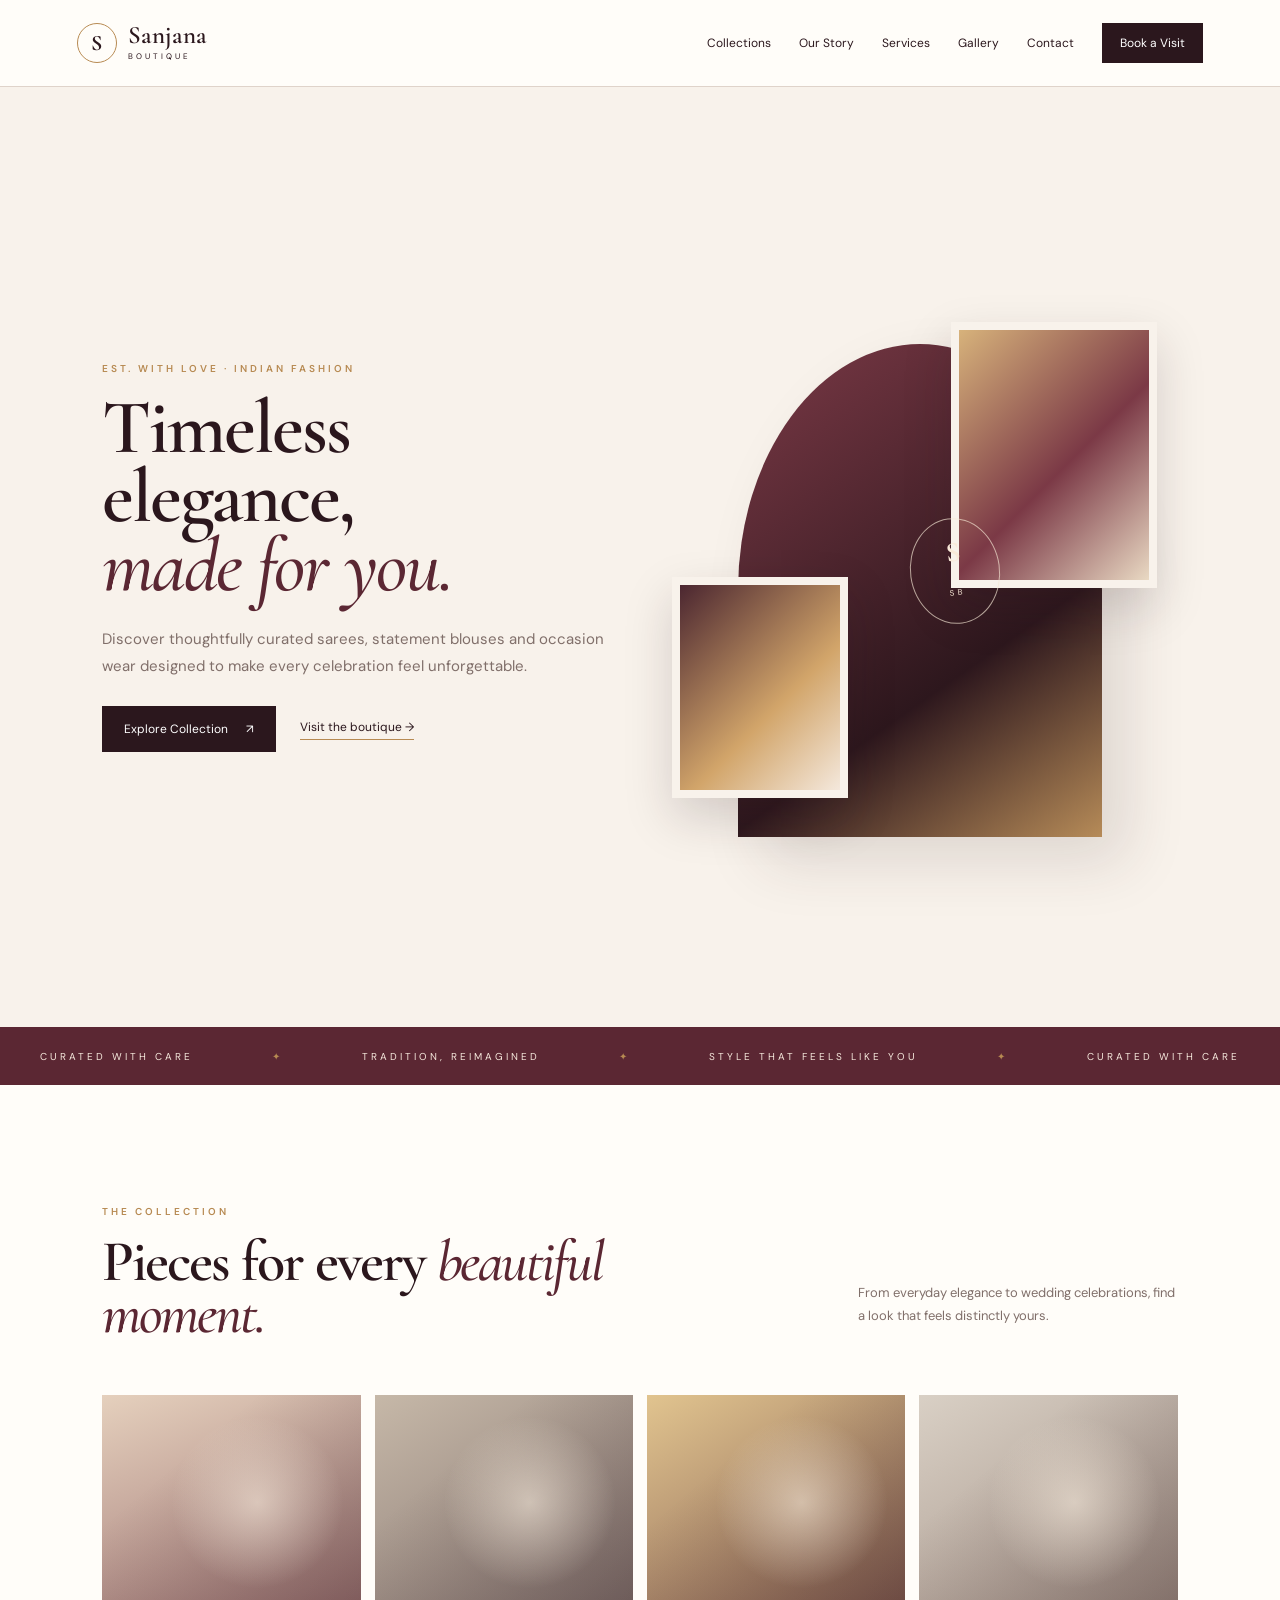
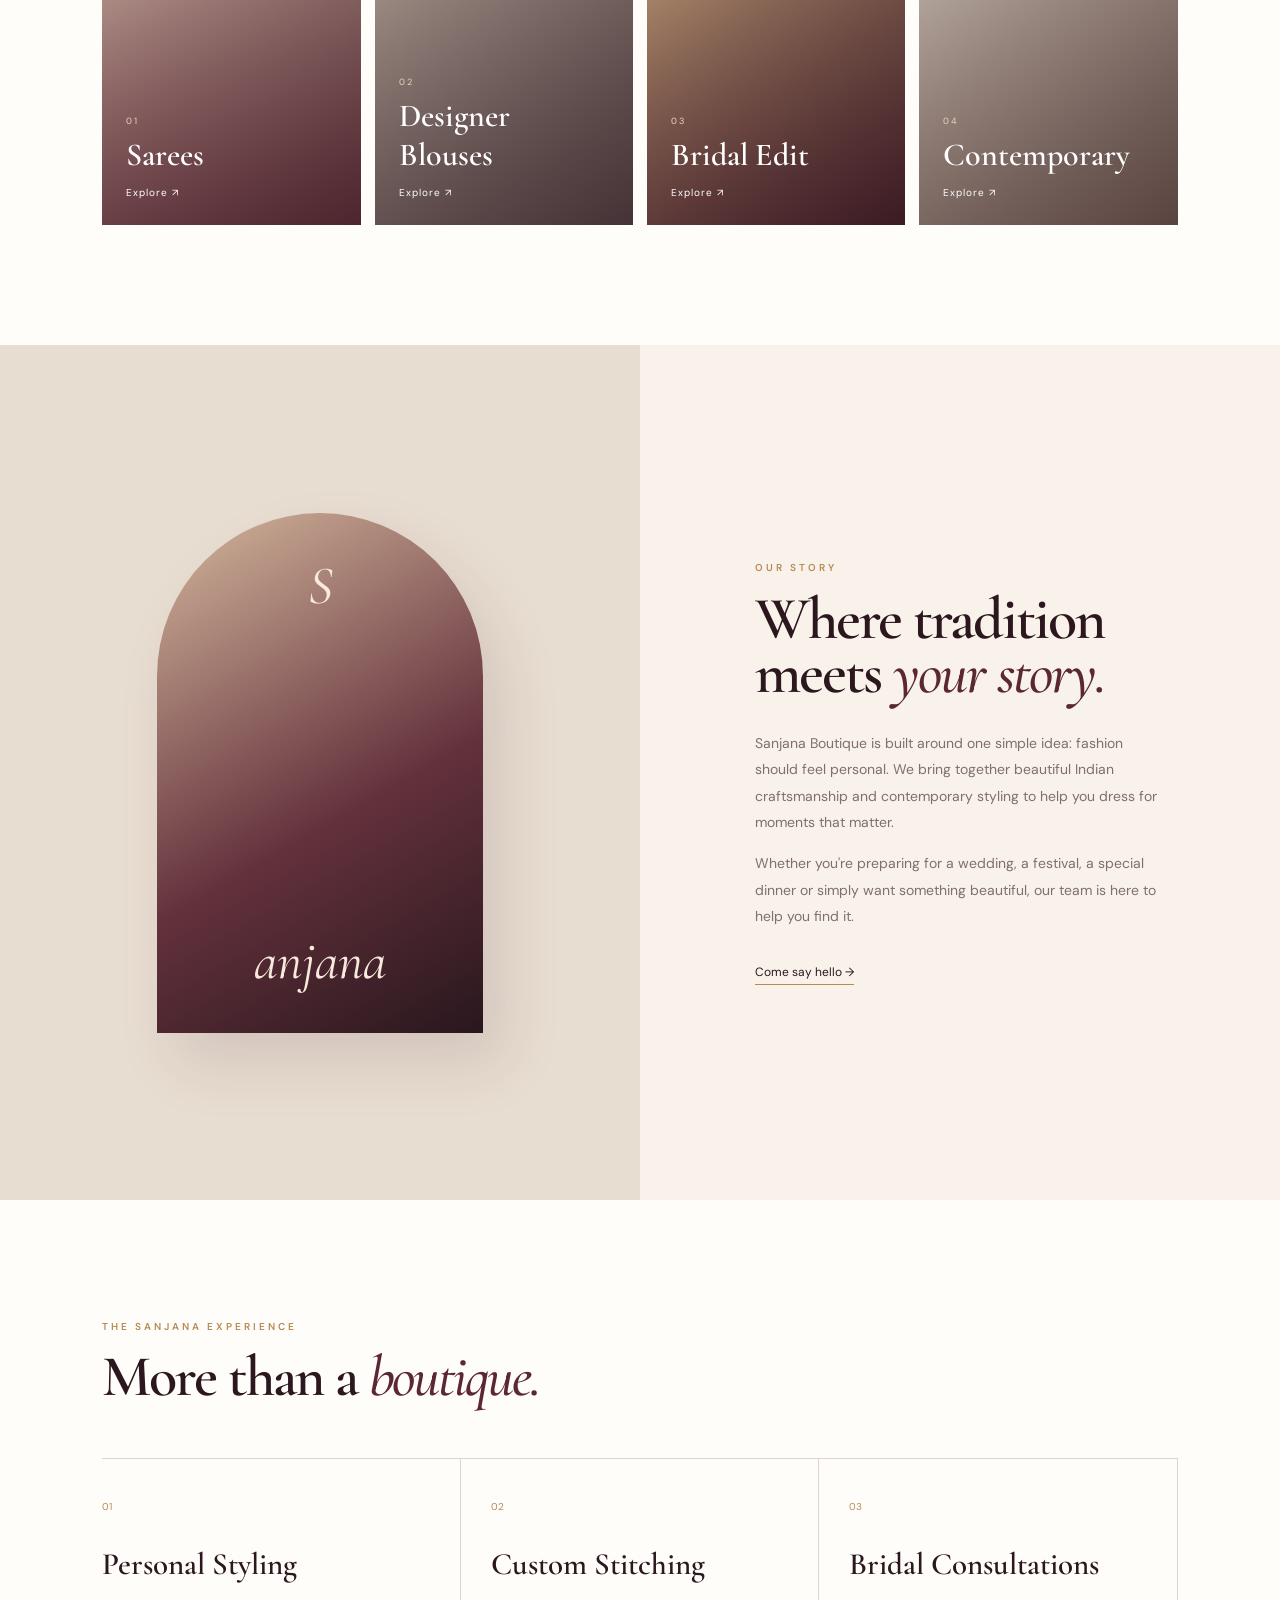
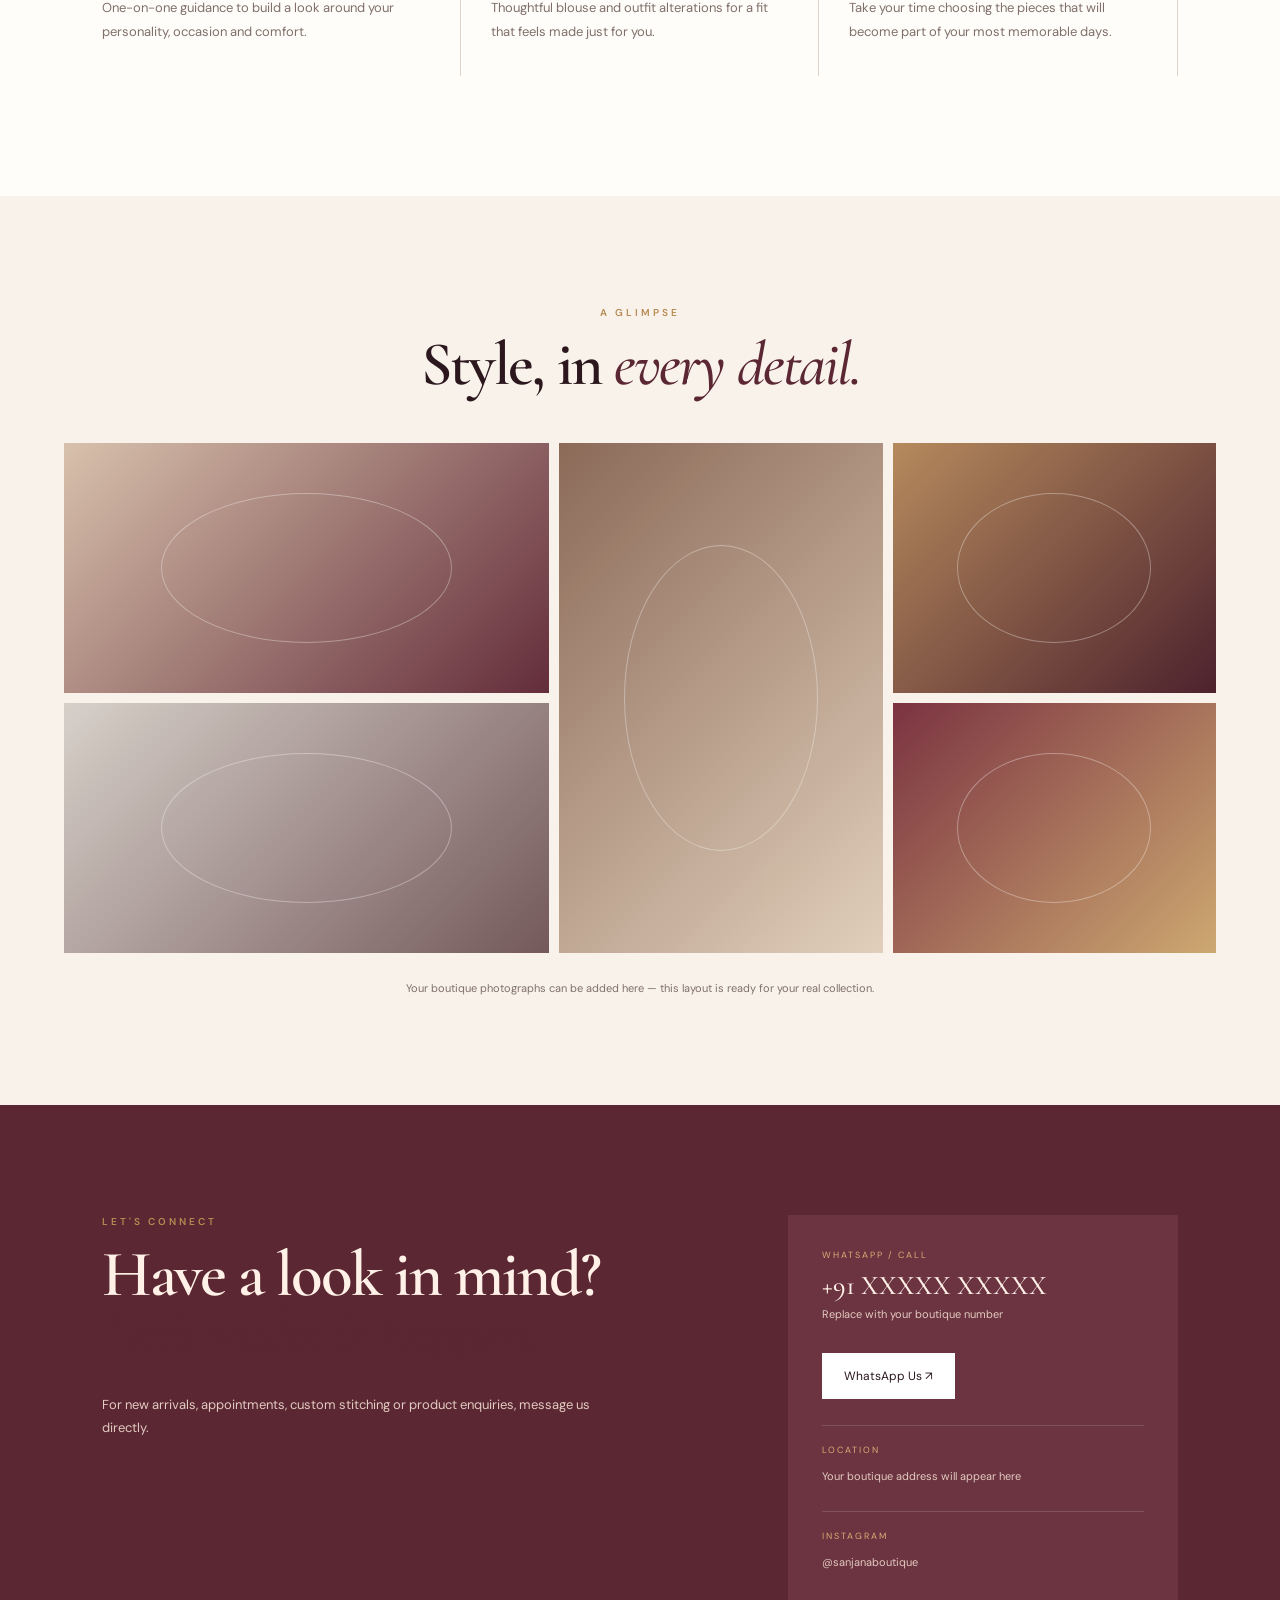
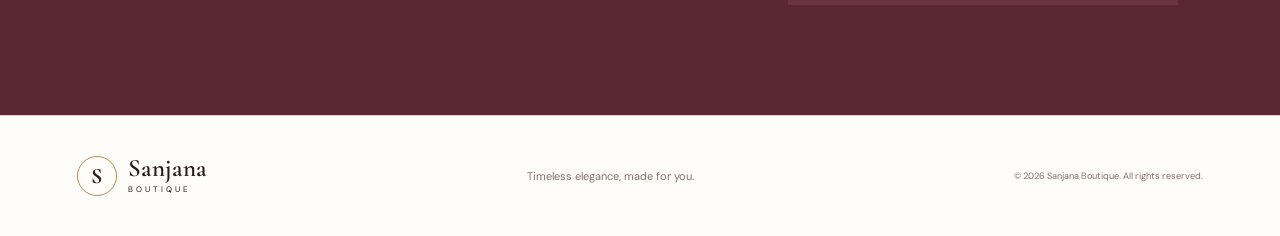
<file: sanjana/index.html>
<!doctype html><html lang="en"><head><meta charset="utf-8"><meta name="viewport" content="width=device-width,initial-scale=1"><meta name="theme-color" content="#2b171d"><meta name="description" content="Sanjana Boutique — timeless Indian fashion, curated with elegance."><title>Sanjana Boutique | Timeless Elegance</title><link rel="preconnect" href="https://fonts.googleapis.com"><link rel="preconnect" href="https://fonts.gstatic.com" crossorigin><link href="https://fonts.googleapis.com/css2?family=Cormorant+Garamond:wght@500;600;700&family=DM+Sans:wght@400;500;600&display=swap" rel="stylesheet"><link rel="stylesheet" href="style.css"></head><body>
<header class="site-header"><a class="brand" href="#home"><span>S</span><div><strong>Sanjana</strong><small>BOUTIQUE</small></div></a><button class="menu-toggle" aria-label="Open menu">☰</button><nav class="nav"><a href="#collections">Collections</a><a href="#story">Our Story</a><a href="#services">Services</a><a href="#gallery">Gallery</a><a href="#contact">Contact</a><a class="nav-cta" href="#contact">Book a Visit</a></nav></header>
<main id="home">
<section class="hero"><div class="hero-copy"><p class="eyebrow">EST. WITH LOVE · INDIAN FASHION</p><h1>Timeless elegance,<br><em>made for you.</em></h1><p class="hero-text">Discover thoughtfully curated sarees, statement blouses and occasion wear designed to make every celebration feel unforgettable.</p><div class="actions"><a class="btn btn-dark" href="#collections">Explore Collection <span>↗</span></a><a class="text-link" href="#contact">Visit the boutique →</a></div></div><div class="hero-art"><div class="arch"></div><div class="silk-card card-one"></div><div class="silk-card card-two"></div><div class="hero-badge">S<br><small>SB</small></div></div></section>
<section class="marquee"><span>CURATED WITH CARE</span><i>✦</i><span>TRADITION, REIMAGINED</span><i>✦</i><span>STYLE THAT FEELS LIKE YOU</span><i>✦</i><span>CURATED WITH CARE</span></section>
<section id="collections" class="section"><div class="section-head"><div><p class="eyebrow">THE COLLECTION</p><h2>Pieces for every <em>beautiful moment.</em></h2></div><p>From everyday elegance to wedding celebrations, find a look that feels distinctly yours.</p></div><div class="collection-grid"><a class="collection c1" href="#contact"><div><small>01</small><h3>Sarees</h3><span>Explore ↗</span></div></a><a class="collection c2" href="#contact"><div><small>02</small><h3>Designer Blouses</h3><span>Explore ↗</span></div></a><a class="collection c3" href="#contact"><div><small>03</small><h3>Bridal Edit</h3><span>Explore ↗</span></div></a><a class="collection c4" href="#contact"><div><small>04</small><h3>Contemporary</h3><span>Explore ↗</span></div></a></div></section>
<section id="story" class="story"><div class="story-visual"><div class="portrait-placeholder">S<span>anjana</span></div></div><div class="story-copy"><p class="eyebrow">OUR STORY</p><h2>Where tradition meets <em>your story.</em></h2><p>Sanjana Boutique is built around one simple idea: fashion should feel personal. We bring together beautiful Indian craftsmanship and contemporary styling to help you dress for moments that matter.</p><p>Whether you're preparing for a wedding, a festival, a special dinner or simply want something beautiful, our team is here to help you find it.</p><a class="text-link" href="#contact">Come say hello →</a></div></section>
<section id="services" class="section services"><div class="section-head"><div><p class="eyebrow">THE SANJANA EXPERIENCE</p><h2>More than a <em>boutique.</em></h2></div></div><div class="service-grid"><article><span>01</span><h3>Personal Styling</h3><p>One-on-one guidance to build a look around your personality, occasion and comfort.</p></article><article><span>02</span><h3>Custom Stitching</h3><p>Thoughtful blouse and outfit alterations for a fit that feels made just for you.</p></article><article><span>03</span><h3>Bridal Consultations</h3><p>Take your time choosing the pieces that will become part of your most memorable days.</p></article></div></section>
<section id="gallery" class="gallery"><div class="gallery-title"><p class="eyebrow">A GLIMPSE</p><h2>Style, in <em>every detail.</em></h2></div><div class="gallery-grid"><div class="g g1"></div><div class="g g2"></div><div class="g g3"></div><div class="g g4"></div><div class="g g5"></div></div><p class="gallery-note">Your boutique photographs can be added here — this layout is ready for your real collection.</p></section>
<section id="contact" class="contact"><div><p class="eyebrow">LET'S CONNECT</p><h2>Have a look in mind?<br><em>Let's make it happen.</em></h2><p>For new arrivals, appointments, custom stitching or product enquiries, message us directly.</p></div><div class="contact-card"><div><small>WHATSAPP / CALL</small><strong>+91 XXXXX XXXXX</strong><span>Replace with your boutique number</span></div><a class="btn btn-light" href="https://wa.me/91XXXXXXXXXX" target="_blank" rel="noreferrer">WhatsApp Us ↗</a><div class="contact-line"><small>LOCATION</small><span>Your boutique address will appear here</span></div><div class="contact-line"><small>INSTAGRAM</small><span>@sanjanaboutique</span></div></div></section></main>
<footer><div class="brand"><span>S</span><div><strong>Sanjana</strong><small>BOUTIQUE</small></div></div><p>Timeless elegance, made for you.</p><small>© 2026 Sanjana Boutique. All rights reserved.</small></footer><script src="script.js"></script></body></html>
</file>
<file: sanjana/style.css>
body{margin:0;background:#fffdf9;color:#2b171d;font-family:"DM Sans",sans-serif}a{text-decoration:none;color:inherit}.site-header{height:86px;padding:0 6vw;display:flex;align-items:center;justify-content:space-between;border-bottom:1px solid #dfd3ca;background:#fffdf9ee;backdrop-filter:blur(14px);position:sticky;top:0;z-index:20}.brand{display:flex;align-items:center;gap:11px}.brand>span{width:38px;height:38px;border:1px solid #b78a52;border-radius:50%;display:grid;place-items:center;font:700 22px "Cormorant Garamond",serif}.brand strong{display:block;font:600 25px "Cormorant Garamond",serif;line-height:.8}.brand small{display:block;font-size:8px;letter-spacing:3px;margin-top:6px}.nav{display:flex;gap:28px;align-items:center;font-size:12px}.nav a:hover{color:#b78a52}.nav-cta{padding:12px 18px;background:#2b171d;color:#fff!important}.menu-toggle{display:none;background:none;border:0;font-size:24px}.hero{min-height:calc(100vh - 86px);padding:7vh 8vw;display:grid;grid-template-columns:1fr 1fr;align-items:center;gap:5vw;background:#f8f2eb;overflow:hidden}.eyebrow{font-size:10px;letter-spacing:3px;font-weight:600;color:#b78a52;margin:0 0 18px}.hero h1,h2{font:600 clamp(48px,6vw,88px)/.9 "Cormorant Garamond",serif;margin:0;letter-spacing:-2px}.hero h1 em,h2 em{font-weight:500;color:#5b2733}.hero-text{max-width:540px;color:#806f6a;font-size:15px;line-height:1.8;margin:26px 0}.actions{display:flex;align-items:center;gap:24px}.btn{display:inline-flex;gap:18px;padding:15px 22px;font-size:12px}.btn-dark{background:#2b171d;color:#fff}.btn-light{background:#fff;color:#2b171d}.text-link{font-size:12px;border-bottom:1px solid #b78a52;padding-bottom:4px}.hero-art{height:560px;position:relative}.arch{position:absolute;width:72%;height:88%;left:13%;bottom:0;background:linear-gradient(145deg,#7b3946,#2d171d 65%,#b68b58);border-radius:50% 50% 0 0;box-shadow:25px 25px 60px #3d222622}.silk-card{position:absolute;border:8px solid #f8f2eb;box-shadow:0 20px 45px #2b171d2b}.card-one{width:190px;height:250px;right:4%;top:8%;background:linear-gradient(135deg,#d7b27b,#7b3946 55%,#e9d9c3)}.card-two{width:160px;height:205px;left:0;bottom:7%;background:linear-gradient(135deg,#4b2630,#d2a56a 60%,#f4e8dc)}.hero-badge{position:absolute;left:47%;top:43%;transform:rotate(-8deg);width:88px;height:88px;border:1px solid #f7e9d5aa;border-radius:50%;color:#f9ead9;text-align:center;padding-top:16px;font:700 28px "Cormorant Garamond"}.hero-badge small{font:8px "DM Sans";letter-spacing:3px}.marquee{height:58px;background:#5b2733;color:#f6e9dd;display:flex;align-items:center;justify-content:space-around;font-size:10px;letter-spacing:3px}.marquee i{color:#b78a52;font-style:normal}.section{padding:120px 8vw}.section-head{display:flex;justify-content:space-between;gap:40px;align-items:end;margin-bottom:55px}.section-head h2{font-size:58px;max-width:670px}.section-head>p{max-width:320px;color:#806f6a;font-size:13px;line-height:1.8}.collection-grid{display:grid;grid-template-columns:repeat(4,1fr);gap:14px}.collection{height:430px;position:relative;overflow:hidden;background:linear-gradient(160deg,#e5d0bd,#6a323d)}.collection:before{content:"";position:absolute;inset:0;background:radial-gradient(circle at 60% 25%,#fff4e588,transparent 24%),linear-gradient(140deg,transparent 20%,#2b171d77);transition:.5s}.collection:hover:before{transform:scale(1.08)}.c2{background:linear-gradient(150deg,#c6b8a8,#5d4b4d)}.c3{background:linear-gradient(150deg,#e1c48f,#4b1e2a)}.c4{background:linear-gradient(150deg,#d9d0c5,#826b60)}.collection>div{position:absolute;inset:auto 24px 24px;color:#fff}.collection small{font-size:9px;letter-spacing:2px;color:#ead5bd}.collection h3{font:600 32px "Cormorant Garamond";margin:6px 0}.collection span{font-size:10px;letter-spacing:1px}.story{background:#f8f2eb;display:grid;grid-template-columns:1fr 1fr;min-height:700px}.story-visual{min-height:650px;padding:8vw;display:grid;place-items:center;background:#e8ddd1}.portrait-placeholder{width:min(420px,75%);height:520px;border-radius:220px 220px 0 0;background:linear-gradient(150deg,#d5b89d,#63313c 58%,#29171d);display:grid;place-items:center;color:#f7e9db;font:italic 54px "Cormorant Garamond";box-shadow:20px 30px 60px #4d293522}.portrait-placeholder span{margin-top:230px}.story-copy{padding:10vw 9vw;align-self:center}.story-copy h2{font-size:60px;margin-bottom:30px}.story-copy p:not(.eyebrow){color:#806f6a;font-size:14px;line-height:1.9;max-width:510px}.story-copy .text-link{display:inline-block;margin-top:20px}.services{background:#fffdf9}.service-grid{display:grid;grid-template-columns:repeat(3,1fr);border-top:1px solid #dfd3ca}.service-grid article{padding:35px 30px 20px 0;border-right:1px solid #dfd3ca}.service-grid article+article{padding-left:30px}.service-grid span{font-size:10px;color:#b78a52}.service-grid h3{font:600 31px "Cormorant Garamond";margin:30px 0 10px}.service-grid p{color:#806f6a;font-size:13px;line-height:1.8;max-width:330px}.gallery{padding:110px 5vw;background:#f8f2eb}.gallery-title{text-align:center;margin-bottom:50px}.gallery-title h2{font-size:62px}.gallery-grid{display:grid;grid-template-columns:1.2fr .8fr .8fr;grid-template-rows:250px 250px;gap:10px}.g{background:linear-gradient(135deg,#d8c1ac,#632d3a);min-height:100%;position:relative;overflow:hidden}.g:after{content:"";position:absolute;inset:20%;border:1px solid #ffffff55;border-radius:50%}.g2{background:linear-gradient(135deg,#8b6a58,#e1cfbb);grid-row:span 2}.g3{background:linear-gradient(135deg,#b58a5d,#4d222d)}.g4{background:linear-gradient(135deg,#d7d0c9,#74595a)}.g5{background:linear-gradient(135deg,#7b3341,#cda871)}.gallery-note{text-align:center;color:#806f6a;font-size:11px;margin:28px 0 0}.contact{padding:110px 8vw;background:#5b2733;color:#fff1e7;display:grid;grid-template-columns:1.2fr .8fr;gap:8vw}.contact h2{font-size:65px}.contact>div>p:not(.eyebrow){color:#e2cbc0;line-height:1.8;font-size:13px;max-width:500px;margin-top:30px}.contact-card{background:#6c3340;padding:34px;display:grid;gap:26px;align-content:start}.contact-card small,.contact-line small{font-size:9px;letter-spacing:2px;color:#d8ad76;display:block;margin-bottom:8px}.contact-card strong{display:block;font:500 27px "Cormorant Garamond"}.contact-card span{font-size:11px;color:#e2cbc0}.contact-line{border-top:1px solid #ffffff25;padding-top:18px}.contact-card .btn{width:max-content;margin-top:4px}.contact-card .btn-light{color:#2b171d}footer{padding:40px 6vw;display:flex;align-items:center;justify-content:space-between;border-top:1px solid #dfd3ca;font-size:11px;color:#806f6a}footer .brand{color:#2b171d}@media(max-width:900px){.nav{gap:16px}.hero{grid-template-columns:1fr;padding:70px 7vw}.hero-art{height:430px}.collection-grid{grid-template-columns:1fr 1fr}.collection{height:360px}.story{grid-template-columns:1fr}.story-visual{min-height:500px}.service-grid{grid-template-columns:1fr}.service-grid article{border-right:0;border-bottom:1px solid #dfd3ca;padding:30px 0!important}.contact{grid-template-columns:1fr}.gallery-grid{grid-template-columns:1fr 1fr;grid-template-rows:250px 250px 250px}.g2{grid-row:auto}.g1{grid-column:span 2}footer{flex-wrap:wrap;gap:20px}}@media(max-width:680px){.site-header{height:72px}.menu-toggle{display:block}.nav{display:none;position:absolute;left:0;right:0;top:72px;background:#fffdf9;padding:20px 7vw;flex-direction:column;align-items:flex-start;border-bottom:1px solid #dfd3ca}.nav.open{display:flex}.nav-cta{width:100%;text-align:center}.hero{min-height:auto;padding-top:60px}.hero h1{font-size:58px}.hero-art{height:390px}.marquee{overflow:hidden;white-space:nowrap;gap:30px}.section{padding:80px 7vw}.section-head{display:block}.section-head h2,.story-copy h2,.contact h2,.gallery-title h2{font-size:49px}.collection-grid{grid-template-columns:1fr}.collection{height:420px}.story-copy{padding:80px 7vw}.gallery{padding:80px 5vw}.gallery-grid{grid-template-columns:1fr 1fr;grid-template-rows:200px 200px 200px}.contact{padding:80px 7vw}.contact h2{font-size:50px}footer{padding:35px 7vw;display:grid;gap:18px}}
</file>
